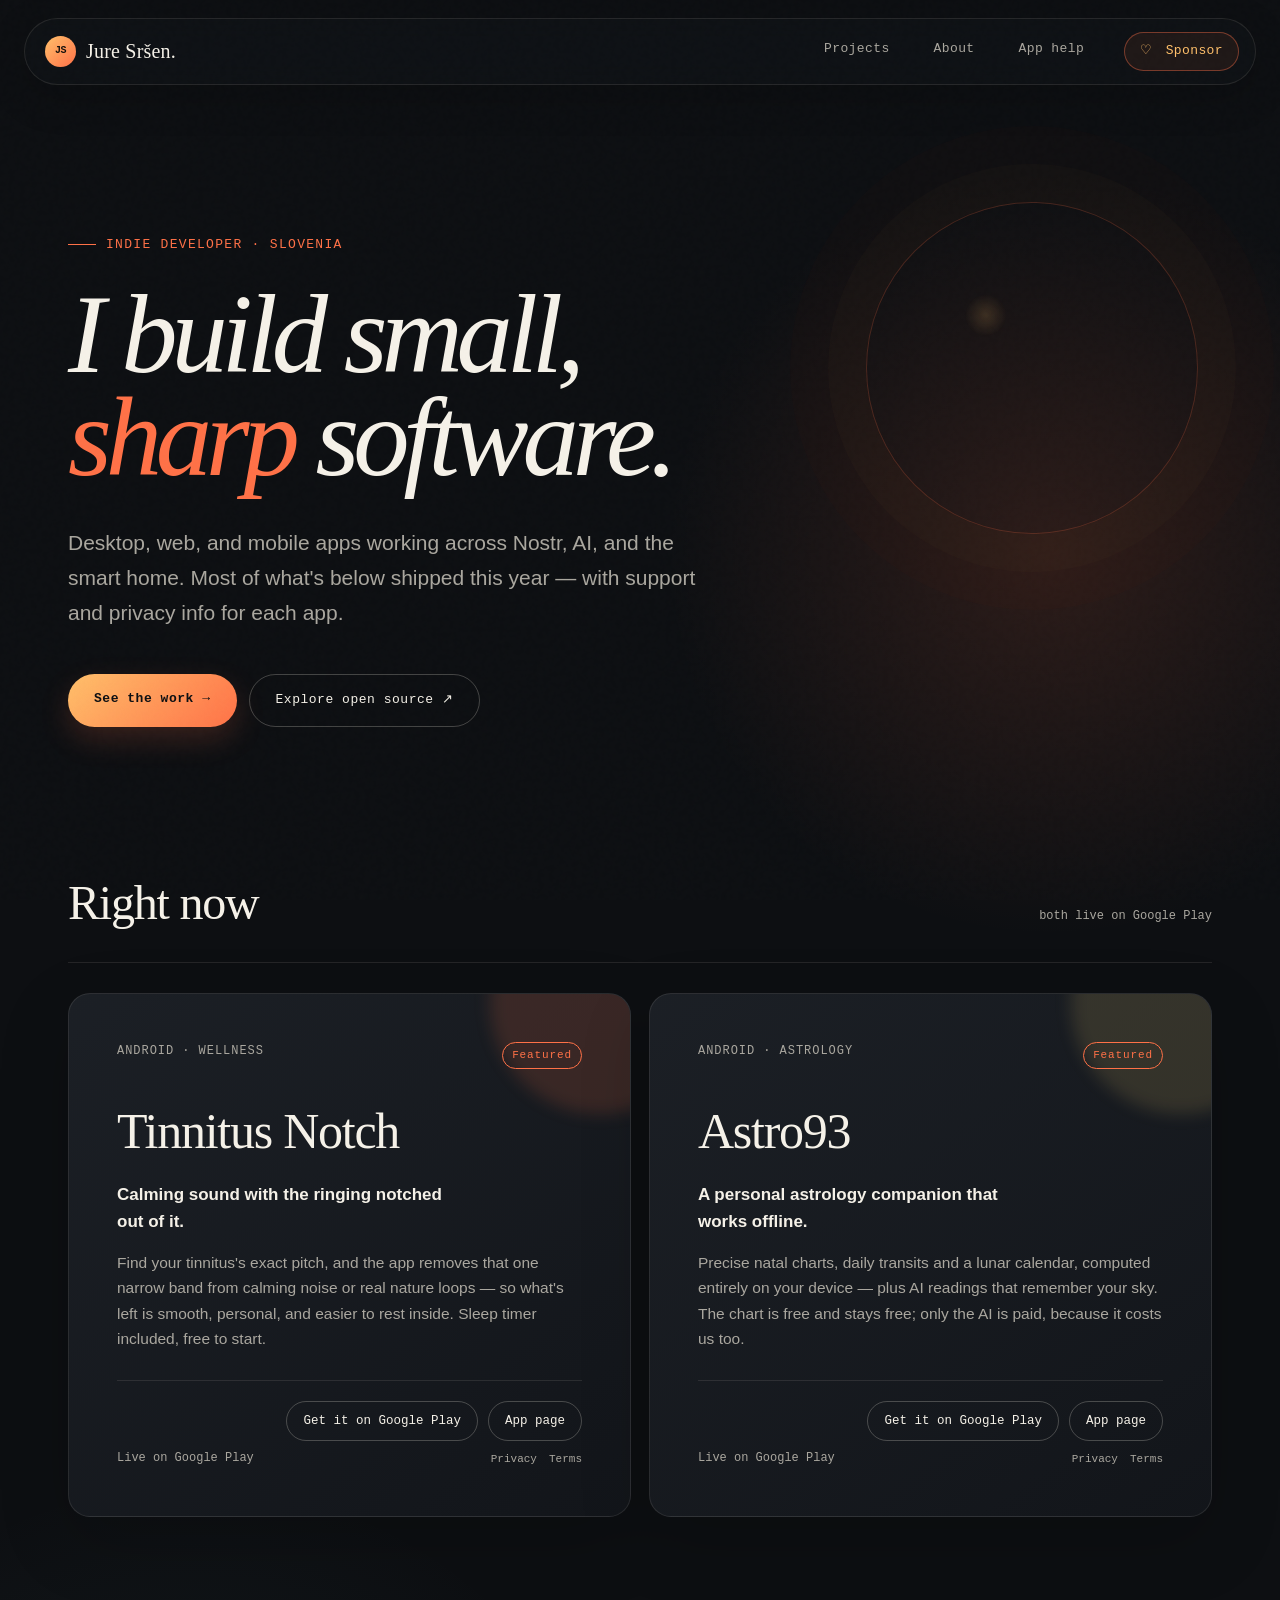
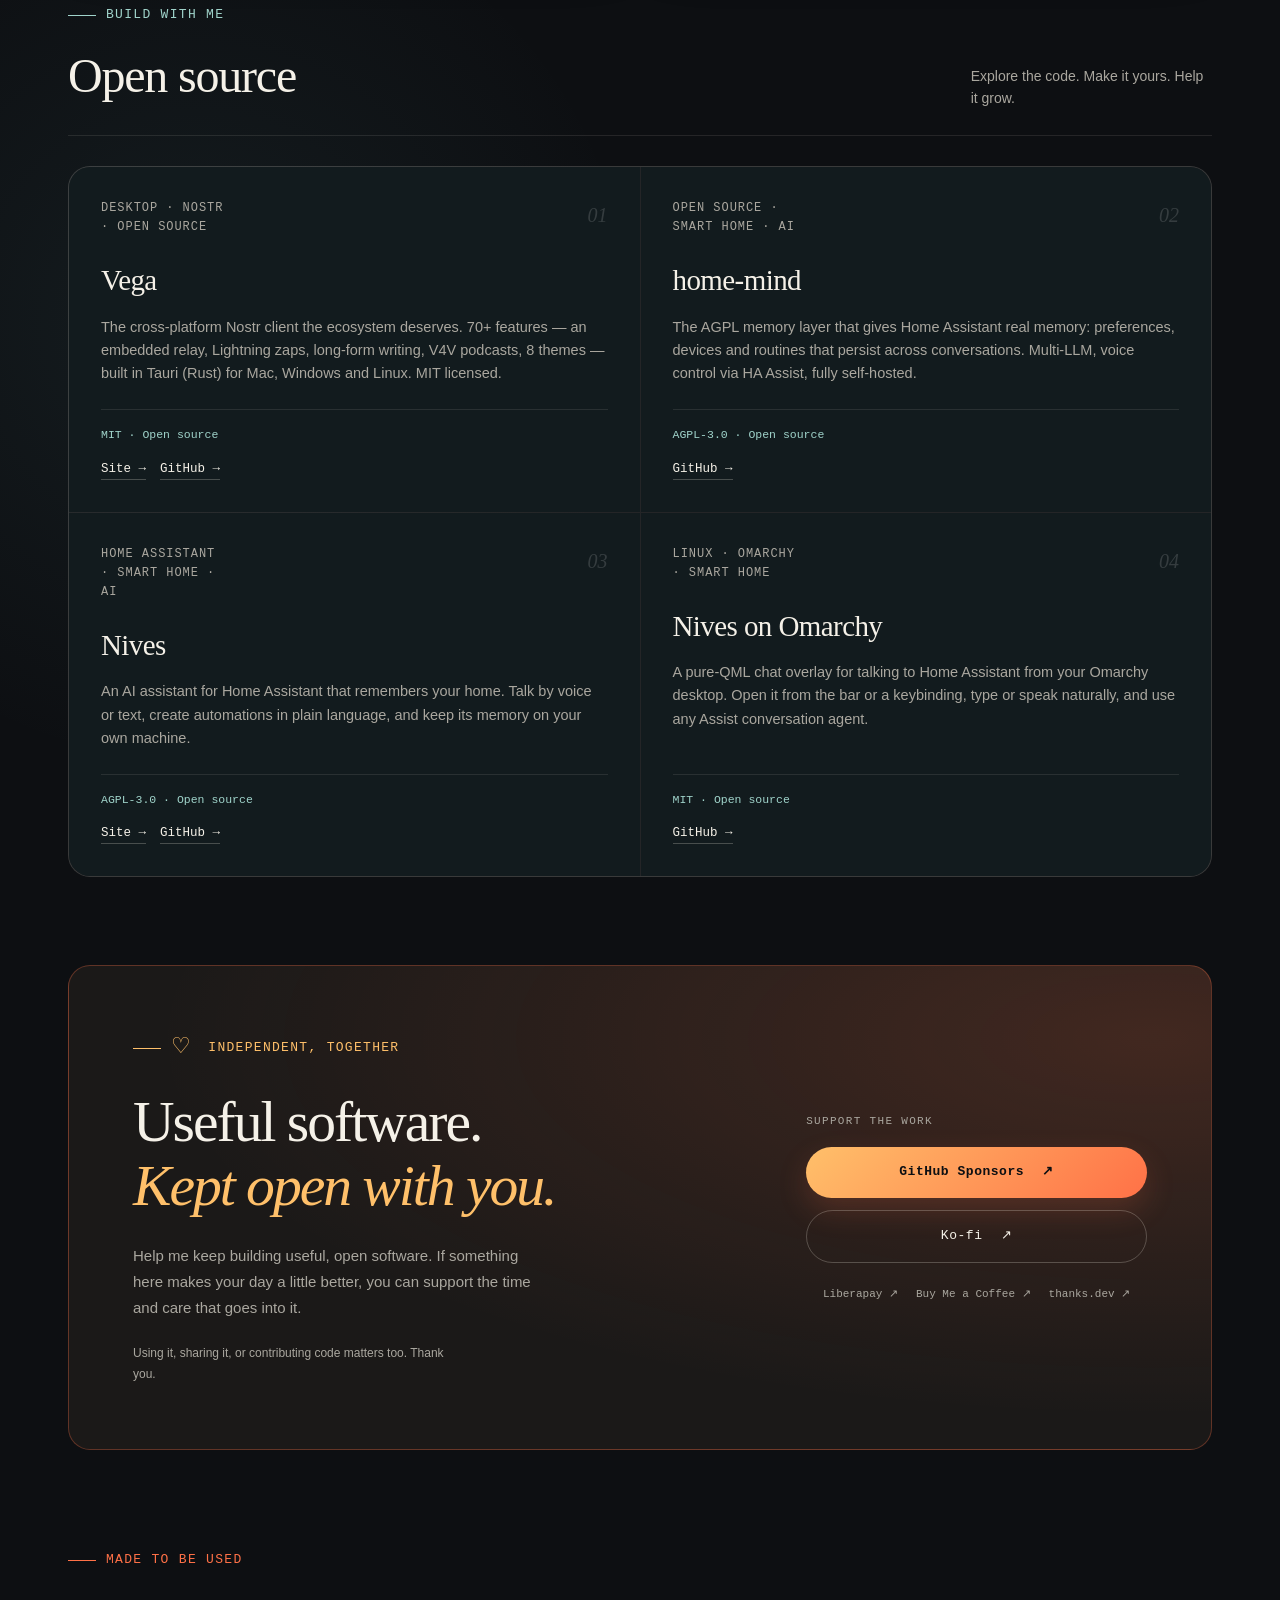
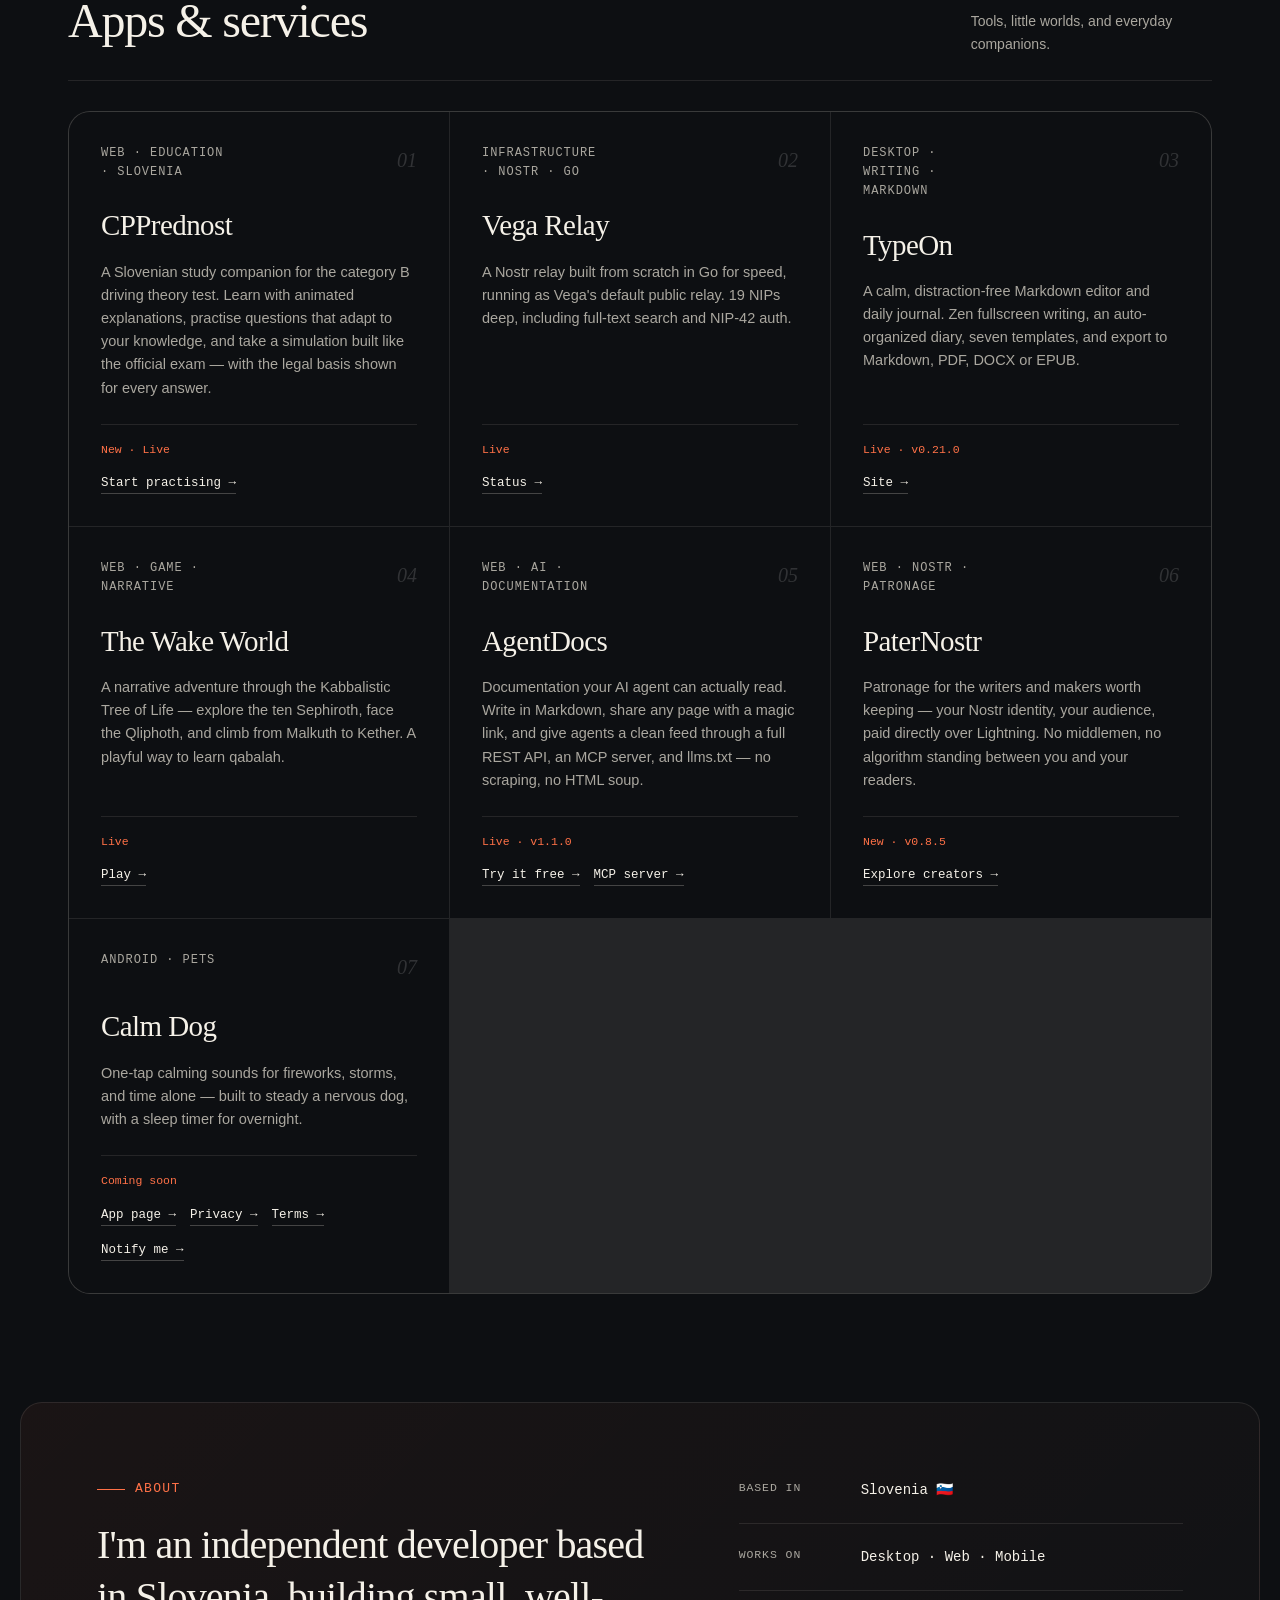
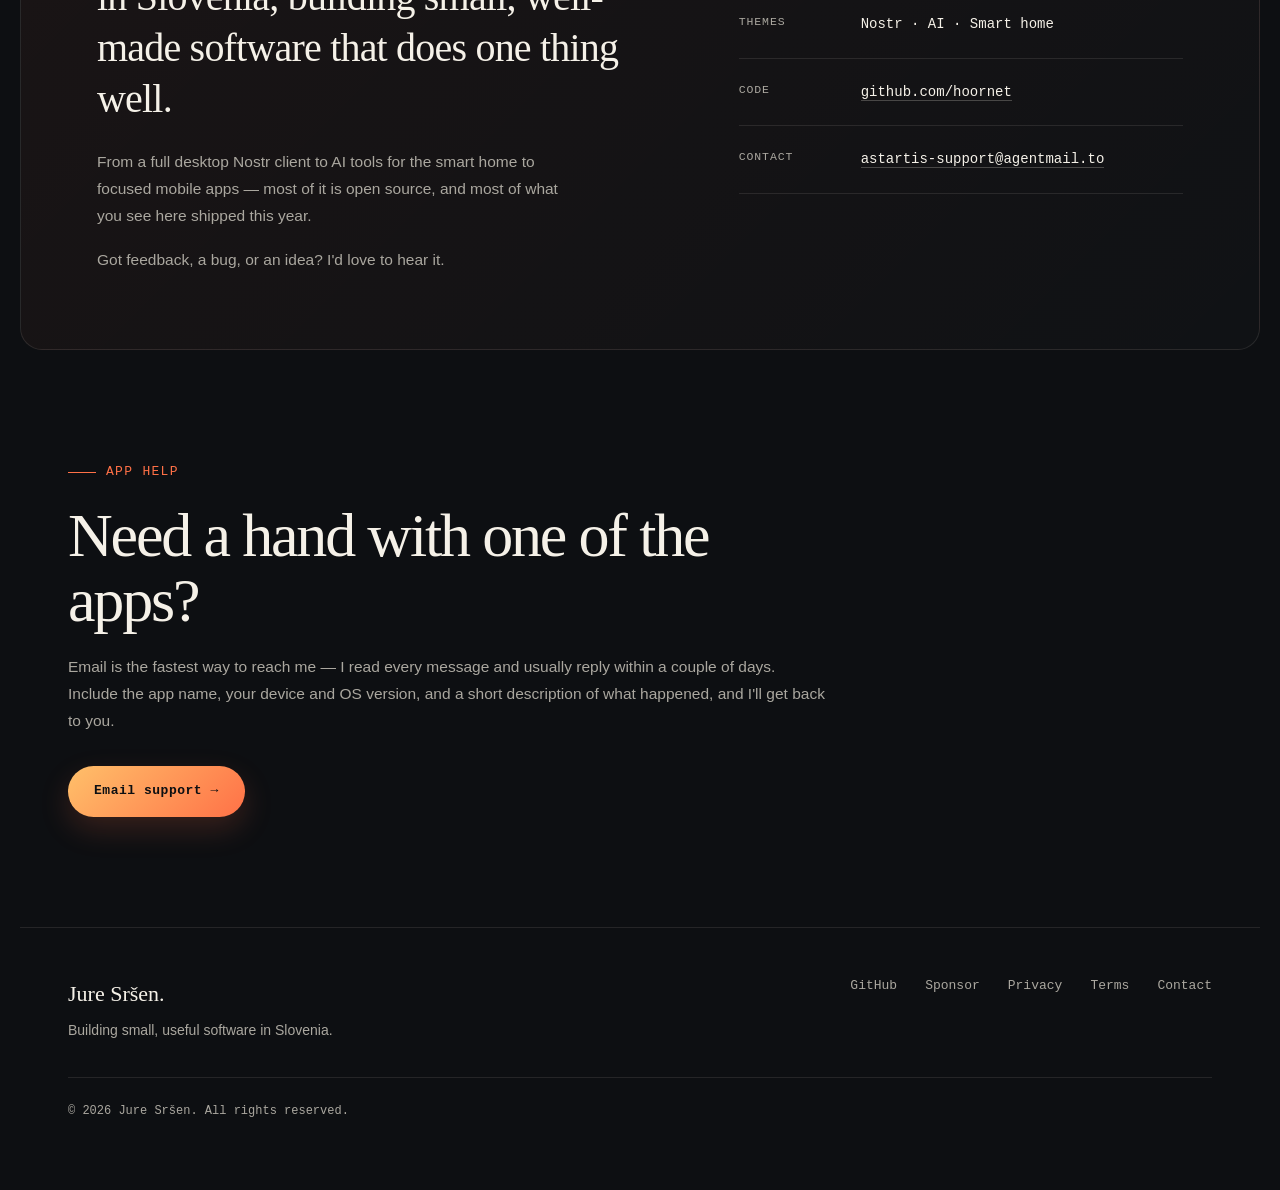
<file: index.html>
<!DOCTYPE html>
<html lang="en">
<head>
<meta charset="utf-8">
<meta http-equiv="Content-Security-Policy" content="default-src 'none'; script-src 'sha256-+NBb4lDaoUsuUagepa6PGt09jQAk//woRbelqjkCkE8='; style-src 'self' 'unsafe-inline' https://fonts.googleapis.com; font-src https://fonts.gstatic.com; img-src 'self' data:; base-uri 'none'; form-action 'none'">
<meta name="viewport" content="width=device-width, initial-scale=1">
<title>Jure Sršen — Indie Developer</title>
<meta name="description" content="Jure Sršen — independent developer from Slovenia building desktop, web, and mobile apps across Nostr, AI, and the smart home. Portfolio, app support, and privacy policies.">
<link rel="canonical" href="https://hoornet.github.io/">
<!-- Social share card (Open Graph + Twitter). Absolute URLs required by scrapers. -->
<meta property="og:type" content="website">
<meta property="og:site_name" content="Jure Sršen">
<meta property="og:url" content="https://hoornet.github.io/">
<meta property="og:title" content="Jure Sršen — I build small, sharp software.">
<meta property="og:description" content="Desktop, web, and mobile apps across Nostr, AI, and the smart home — most of it shipped this year, with support and privacy info for each app.">
<meta property="og:image" content="https://hoornet.github.io/og-image.png">
<meta property="og:image:width" content="1200">
<meta property="og:image:height" content="630">
<meta property="og:image:alt" content="Jure Sršen — I build small, sharp software.">
<meta name="twitter:card" content="summary_large_image">
<meta name="twitter:title" content="Jure Sršen — I build small, sharp software.">
<meta name="twitter:description" content="Desktop, web, and mobile apps across Nostr, AI, and the smart home — most of it shipped this year.">
<meta name="twitter:image" content="https://hoornet.github.io/og-image.png">
<link rel="icon" href="data:image/svg+xml,%3Csvg xmlns='http://www.w3.org/2000/svg' viewBox='0 0 200 200'%3E%3Crect width='200' height='200' fill='%230b0b0c'/%3E%3Ctext x='100' y='122' font-family='Georgia, serif' font-style='italic' font-size='88' fill='%23ff5a1f' text-anchor='middle'%3EJ%3C/text%3E%3C/svg%3E">
<!--
  ============================================================================
  SINGLE-FILE SITE — no build step. Edit text directly in the HTML below.
  • CONTACT: search astartis-support@agentmail.to to change it.
  • PROJECTS: featured cards live in #projects; the numbered grid below it.
  • LEGAL PAGES — every app owns its own, referenced by its Play listing.
      NEVER move or overwrite any of them:
      privacy.html / terms.html            — INDEX pages only; they just link to
        the per-app pages below. Keep app-specific text OUT of them.
      astro93/privacy|terms.html           — Astro93
      calm-dog/privacy|terms.html          — Calm Dog
      tinnitus-notch/privacy|terms.html    — Tinnitus Notch, served by the
        SEPARATE `hoornet/tinnitus-notch` repo, which shadows this one on that
        path. Editing a tinnitus-notch/ folder here would change nothing; edit
        that repo instead. (Check with: gh api repos/OWNER/REPO/pages)
  • The legacy Google Play privacy URL https://DOMAIN/#privacy is preserved by
    the hash-redirect script in this <head> — keep it until the Tinnitus Notch
    Play listing is updated to point at /privacy.html directly.
  ============================================================================
-->
<script>
  // Legacy Play-listing URLs pointed at anchors on the old single-page site.
  (function () {
    var h = location.hash;
    if (h === '#privacy') location.replace('privacy.html');
    else if (h === '#terms') location.replace('terms.html');
  })();
</script>
<link rel="preconnect" href="https://fonts.googleapis.com">
<link rel="preconnect" href="https://fonts.gstatic.com" crossorigin>
<link href="https://fonts.googleapis.com/css2?family=Source+Serif+4:ital,wght@0,400;1,400&family=Fragment+Mono&family=Public+Sans:wght@400;500;600;700&display=swap" rel="stylesheet">
<style>
  :root{
    --bg:#0b0b0c; --surface:#141417;
    --line:rgba(255,255,255,0.09); --line-bright:rgba(255,255,255,0.22);
    --ink:#f3f1ea; --ink-dim:#9a978f; --accent:#ff5a1f;
    --font-display:'Source Serif 4',serif;
    --font-mono:'Fragment Mono',monospace;
    --font-body:'Public Sans',sans-serif;
  }
  html{background:var(--bg);scroll-behavior:smooth}
  body{margin:0;background:var(--bg);color:var(--ink);font-family:var(--font-body);
    -webkit-font-smoothing:antialiased;overflow-x:hidden;line-height:1.6}
  ::selection{background:var(--accent);color:var(--bg)}
  a{text-decoration:none;color:inherit}
  h1,h2,h3{font-family:var(--font-display);font-weight:400}
  .mono{font-family:var(--font-mono)}
  .wrap{max-width:1100px;margin:0 auto;padding-left:48px;padding-right:48px}
  @keyframes fadeUp{from{opacity:0;transform:translateY(14px)}to{opacity:1;transform:translateY(0)}}

  /* NAV */
  .nav{position:sticky;top:0;z-index:50;display:flex;align-items:center;justify-content:space-between;
    padding:22px 48px;background:rgba(11,11,12,0.82);backdrop-filter:blur(10px);border-bottom:1px solid var(--line)}
  .nav .brand{font-family:var(--font-display);font-size:22px;letter-spacing:.2px}
  .nav nav{display:flex;gap:36px;font-family:var(--font-mono);font-size:13px;letter-spacing:.03em;color:var(--ink-dim)}
  .nav nav a:hover{color:var(--ink)}

  /* HERO */
  .hero{padding-top:120px;padding-bottom:96px;animation:fadeUp .7s ease both}
  .kicker{font-family:var(--font-mono);font-size:13px;letter-spacing:.1em;color:var(--accent);
    text-transform:uppercase;margin-bottom:28px}
  .hero h1{font-style:italic;font-size:clamp(44px,6.2vw,84px);line-height:1.05;margin:0 0 32px;max-width:16ch}
  .hero p{font-size:19px;line-height:1.65;color:var(--ink-dim);max-width:52ch;margin:0 0 44px}
  .cta{font-family:var(--font-mono);font-size:13px;letter-spacing:.04em;padding:15px 26px;display:inline-block}
  .cta.primary{background:var(--accent);color:var(--bg);font-weight:600}
  .cta.primary:hover{opacity:.88}
  .cta.ghost{border:1px solid var(--line-bright);color:var(--ink)}
  .cta.ghost:hover{border-color:var(--accent);color:var(--accent)}

  /* SECTION HEADERS */
  .sec-head{display:flex;align-items:baseline;justify-content:space-between;margin-bottom:28px;
    border-bottom:1px solid var(--line);padding-bottom:18px}
  .sec-head h2{font-size:32px;margin:0}
  .sec-head span{font-family:var(--font-mono);font-size:12px;color:var(--ink-dim)}

  /* FEATURED CARDS */
  .featured{display:grid;grid-template-columns:repeat(auto-fit,minmax(360px,1fr));gap:24px;margin-bottom:88px}
  .fcard{background:var(--surface);border:1px solid var(--line);padding:40px;display:flex;flex-direction:column}
  .fcard:hover{border-color:var(--accent)}
  .fcard .top{display:flex;justify-content:space-between;align-items:flex-start;margin-bottom:22px}
  .cat{font-family:var(--font-mono);font-size:12px;letter-spacing:.08em;color:var(--ink-dim);text-transform:uppercase}
  .badge{font-family:var(--font-mono);font-size:11px;letter-spacing:.08em;color:var(--accent);border:1px solid var(--accent);padding:4px 9px}
  .fcard h3{font-size:34px;margin:0 0 10px}
  .fcard .tagline{font-size:17px;color:var(--ink);margin-bottom:14px;font-weight:600}
  .fcard p.desc{font-size:15.5px;line-height:1.65;color:var(--ink-dim);margin:0 0 28px;flex-grow:1}
  .fcard .foot{display:flex;align-items:center;justify-content:space-between;flex-wrap:wrap;gap:16px;
    padding-top:20px;border-top:1px solid var(--line)}
  .status{font-family:var(--font-mono);font-size:12px;color:var(--ink-dim)}
  .btn{font-family:var(--font-mono);font-size:12.5px;padding:9px 16px;border:1px solid var(--line-bright);color:var(--ink)}
  .btn:hover{border-color:var(--accent);color:var(--accent)}

  /* PROJECT GRID */
  .grid{display:grid;grid-template-columns:repeat(auto-fit,minmax(300px,1fr));gap:1px;background:var(--line);border:1px solid var(--line)}
  .gcard{background:var(--bg);padding:32px;display:flex;flex-direction:column;min-height:280px}
  .gcard:hover{background:var(--surface)}
  .gcard .top{display:flex;justify-content:space-between;align-items:flex-start;margin-bottom:20px}
  .gcard .cat{max-width:18ch}
  .gcard .num{font-family:var(--font-display);font-style:italic;font-size:20px;color:var(--line-bright)}
  .gcard h3{font-size:26px;margin:0 0 12px}
  .gcard p{font-size:14.5px;line-height:1.6;color:var(--ink-dim);margin:0 0 24px;flex-grow:1}
  .gcard .foot{display:flex;flex-direction:column;gap:14px;padding-top:16px;border-top:1px solid var(--line)}
  .gcard .status{color:var(--accent);font-size:11.5px}
  .gcard .links{display:flex;gap:14px;flex-wrap:wrap}
  .glink{font-family:var(--font-mono);font-size:12.5px;color:var(--ink);border-bottom:1px solid var(--line-bright)}
  .glink:hover{color:var(--accent);border-color:var(--accent)}

  /* ABOUT */
  .about{display:grid;grid-template-columns:1.3fr 1fr;gap:64px;border-top:1px solid var(--line);
    padding-top:88px;padding-bottom:100px}
  .about .lede{font-family:var(--font-display);font-size:28px;line-height:1.5;color:var(--ink);margin:0 0 24px}
  .about p{font-size:15.5px;line-height:1.75;color:var(--ink-dim);margin:0 0 16px;max-width:56ch}
  .facts{display:flex;flex-direction:column;gap:22px;font-family:var(--font-mono);font-size:14px}
  .fact{border-bottom:1px solid var(--line);padding-bottom:18px}
  .fact .label{color:var(--ink-dim);font-size:11.5px;letter-spacing:.08em;text-transform:uppercase;margin-bottom:8px}

  /* SUPPORT */
  .support{border-top:1px solid var(--line);padding-top:88px;padding-bottom:110px}
  .support .inner{max-width:640px}
  .support h2{font-size:36px;margin:0 0 20px}
  .support p{font-size:15.5px;line-height:1.75;color:var(--ink-dim);margin:0 0 32px}

  /* FOOTER */
  .footer{border-top:1px solid var(--line);padding-top:48px;padding-bottom:48px}
  .footer .row{display:flex;justify-content:space-between;align-items:flex-start;flex-wrap:wrap;gap:32px;margin-bottom:36px}
  .footer .brand{font-family:var(--font-display);font-size:22px;margin-bottom:8px}
  .footer .sub{font-size:14px;color:var(--ink-dim)}
  .footer nav{display:flex;gap:28px;font-family:var(--font-mono);font-size:13px;color:var(--ink-dim);flex-wrap:wrap}
  .footer nav a:hover{color:var(--accent)}
  .footer .legal{font-family:var(--font-mono);font-size:12px;color:var(--ink-dim);border-top:1px solid var(--line);padding-top:24px}

  @media (max-width:760px){
    .wrap{padding-left:24px;padding-right:24px}
    .nav{padding:18px 24px}
    .nav nav{gap:20px}
    .hero{padding-top:80px;padding-bottom:64px}
    .featured{grid-template-columns:1fr}
    .about{grid-template-columns:1fr;gap:40px}
  }
</style>
<link rel="stylesheet" href="assets/refresh.css">
</head>
<body id="top">

  <a class="skip-link" href="#projects">Skip to projects</a>

  <!-- NAV -->
  <header class="nav">
    <a href="#top" class="brand">Jure Sršen.</a>
    <nav>
      <a href="#projects">Projects</a>
      <a href="#about">About</a>
      <a href="#support">App help</a>
      <a href="#sponsor" class="nav-sponsor"><span aria-hidden="true">♡</span> Sponsor</a>
    </nav>
  </header>

  <!-- HERO -->
  <section class="wrap hero">
    <div class="kicker">Indie developer · Slovenia</div>
    <h1>I build small, <em>sharp</em> software.</h1>
    <p>Desktop, web, and mobile apps working across Nostr, AI, and the smart home.
       Most of what's below shipped this year — with support and privacy info for each app.</p>
    <div class="hero-actions">
      <a href="#projects" class="cta primary">See the work →</a>
      <a href="#open-source" class="cta ghost">Explore open source ↗</a>
    </div>
  </section>

  <!-- FEATURED PROJECTS -->
  <section id="projects" class="wrap">
    <div class="sec-head">
      <h2>Right now</h2>
      <span>both live on Google Play</span>
    </div>
    <div class="featured">

      <article class="fcard">
        <div class="top">
          <div class="cat">Android · Wellness</div>
          <div class="badge">Featured</div>
        </div>
        <h3>Tinnitus Notch</h3>
        <div class="tagline">Calming sound with the ringing notched out of it.</div>
        <p class="desc">Find your tinnitus's exact pitch, and the app removes that one narrow band
          from calming noise or real nature loops — so what's left is smooth, personal, and easier to
          rest inside. Sleep timer included, free to start.</p>
        <div class="foot">
          <span class="status">Live on Google Play</span>
          <div class="card-actions">
            <div class="button-row"><a class="btn" href="https://play.google.com/store/apps/details?id=com.hoornet.tinnitus_notch" target="_blank" rel="noopener">Get it on Google Play</a>
            <a class="btn" href="https://hoornet.github.io/tinnitus-notch/">App page</a></div>
            <div class="legal-links"><a href="https://hoornet.github.io/tinnitus-notch/privacy.html">Privacy</a><a href="https://hoornet.github.io/tinnitus-notch/terms.html">Terms</a></div>
          </div>
        </div>
      </article>

      <article class="fcard">
        <div class="top">
          <div class="cat">Android · Astrology</div>
          <div class="badge">Featured</div>
        </div>
        <h3>Astro93</h3>
        <div class="tagline">A personal astrology companion that works offline.</div>
        <p class="desc">Precise natal charts, daily transits and a lunar calendar, computed entirely
          on your device — plus AI readings that remember your sky. The chart is free and stays free;
          only the AI is paid, because it costs us too.</p>
        <div class="foot">
          <span class="status">Live on Google Play</span>
          <div class="card-actions">
            <div class="button-row"><a class="btn" href="https://play.google.com/store/apps/details?id=com.hoornet.astro93" target="_blank" rel="noopener">Get it on Google Play</a>
            <a class="btn" href="astro93/">App page</a></div>
            <div class="legal-links"><a href="astro93/privacy.html">Privacy</a><a href="astro93/terms.html">Terms</a></div>
          </div>
        </div>
      </article>

    </div>
  </section>

  <section id="open-source" class="wrap project-collection open-source" aria-labelledby="open-source-title">
    <div class="sec-head">
      <div><div class="kicker">Build with me</div>
      <h2 id="open-source-title">Open source</h2></div>
      <p>Explore the code. Make it yours. Help it grow.</p>
    </div>
    <div class="grid">
      <article class="gcard">
        <div class="top"><div class="cat">Desktop · Nostr · Open source</div><div class="num">01</div></div>
        <h3>Vega</h3>
        <p>The cross-platform Nostr client the ecosystem deserves. 70+ features — an embedded relay,
           Lightning zaps, long-form writing, V4V podcasts, 8 themes — built in Tauri (Rust) for Mac,
           Windows and Linux. MIT licensed.</p>
        <div class="foot">
          <span class="status mono">MIT · Open source</span>
          <div class="links">
            <a class="glink" href="https://veganostr.com" target="_blank" rel="noopener">Site →</a>
            <a class="glink" href="https://github.com/hoornet/vega" target="_blank" rel="noopener">GitHub →</a>
          </div>
        </div>
      </article>

      <article class="gcard">
        <div class="top"><div class="cat">Open source · Smart home · AI</div><div class="num">02</div></div>
        <h3>home-mind</h3>
        <p>The AGPL memory layer that gives Home Assistant real memory: preferences, devices and
           routines that persist across conversations. Multi-LLM, voice control via HA Assist,
           fully self-hosted.</p>
        <div class="foot">
          <span class="status mono">AGPL-3.0 · Open source</span>
          <div class="links">
            <a class="glink" href="https://github.com/hoornet/home-mind" target="_blank" rel="noopener">GitHub →</a>
          </div>
        </div>
      </article>

      <article class="gcard">
        <div class="top"><div class="cat">Home Assistant · Smart home · AI</div><div class="num">03</div></div>
        <h3>Nives</h3>
        <p>An AI assistant for Home Assistant that remembers your home. Talk by voice or text,
           create automations in plain language, and keep its memory on your own machine.</p>
        <div class="foot">
          <span class="status mono">AGPL-3.0 · Open source</span>
          <div class="links">
            <a class="glink" href="https://nives.house" target="_blank" rel="noopener">Site →</a>
            <a class="glink" href="https://github.com/hoornet/nives" target="_blank" rel="noopener">GitHub →</a>
          </div>
        </div>
      </article>

      <article class="gcard">
        <div class="top"><div class="cat">Linux · Omarchy · Smart home</div><div class="num">04</div></div>
        <h3>Nives on Omarchy</h3>
        <p>A pure-QML chat overlay for talking to Home Assistant from your Omarchy desktop. Open it
           from the bar or a keybinding, type or speak naturally, and use any Assist conversation agent.</p>
        <div class="foot">
          <span class="status mono">MIT · Open source</span>
          <div class="links">
            <a class="glink" href="https://github.com/hoornet/nives-omarchy" target="_blank" rel="noopener">GitHub →</a>
          </div>
        </div>
      </article>
    </div>
  </section>

  <section id="sponsor" class="wrap sponsor" aria-labelledby="sponsor-title">
    <div class="sponsor-panel">
      <div class="sponsor-copy">
        <div class="kicker"><span aria-hidden="true">♡</span> Independent, together</div>
        <h2 id="sponsor-title">Useful software.<br><em>Kept open with you.</em></h2>
        <p>Help me keep building useful, open software. If something here makes your day
          a little better, you can support the time and care that goes into it.</p>
        <p class="sponsor-note">Using it, sharing it, or contributing code matters too. Thank you.</p>
      </div>
      <div class="sponsor-options">
        <span class="sponsor-label">Support the work</span>
        <!-- funding-links:start -->
        <a class="cta primary" href="https://github.com/sponsors/hoornet" target="_blank" rel="noopener noreferrer">GitHub Sponsors <span aria-hidden="true">↗</span></a>
        <a class="cta ghost" href="https://ko-fi.com/jure" target="_blank" rel="noopener noreferrer">Ko-fi <span aria-hidden="true">↗</span></a>
        <div class="funding-alternatives" aria-label="More ways to contribute">
          <a class="funding-link" href="https://liberapay.com/hoornet" target="_blank" rel="noopener noreferrer">Liberapay <span aria-hidden="true">↗</span></a>
          <a class="funding-link" href="https://buymeacoffee.com/hoornet" target="_blank" rel="noopener noreferrer">Buy Me a Coffee <span aria-hidden="true">↗</span></a>
          <a class="funding-link" href="https://thanks.dev/u/gh/hoornet" target="_blank" rel="noopener noreferrer">thanks.dev <span aria-hidden="true">↗</span></a>
        </div>
        <!-- funding-links:end -->
      </div>
    </div>
  </section>

  <section id="apps" class="wrap project-collection " aria-labelledby="apps-title">
    <div class="sec-head">
      <div><div class="kicker">Made to be used</div>
      <h2 id="apps-title">Apps &amp; services</h2></div>
      <p>Tools, little worlds, and everyday companions.</p>
    </div>
    <div class="grid">
      <article class="gcard">
        <div class="top"><div class="cat">Web · Education · Slovenia</div><div class="num">01</div></div>
        <h3>CPPrednost</h3>
        <p>A Slovenian study companion for the category B driving theory test. Learn with animated
           explanations, practise questions that adapt to your knowledge, and take a simulation built
           like the official exam — with the legal basis shown for every answer.</p>
        <div class="foot">
          <span class="status mono">New · Live</span>
          <div class="links">
            <a class="glink" href="https://cpprednost.si" target="_blank" rel="noopener">Start practising →</a>
          </div>
        </div>
      </article>

      <article class="gcard">
        <div class="top"><div class="cat">Infrastructure · Nostr · Go</div><div class="num">02</div></div>
        <h3>Vega Relay</h3>
        <p>A Nostr relay built from scratch in Go for speed, running as Vega's default public relay.
           19 NIPs deep, including full-text search and NIP-42 auth.</p>
        <div class="foot">
          <span class="status mono">Live</span>
          <div class="links">
            <a class="glink" href="https://relay2.veganostr.com" target="_blank" rel="noopener">Status →</a>
          </div>
        </div>
      </article>

      <article class="gcard">
        <div class="top"><div class="cat">Desktop · Writing · Markdown</div><div class="num">03</div></div>
        <h3>TypeOn</h3>
        <p>A calm, distraction-free Markdown editor and daily journal. Zen fullscreen writing, an
           auto-organized diary, seven templates, and export to Markdown, PDF, DOCX or EPUB.</p>
        <div class="foot">
          <span class="status mono">Live · v0.21.0</span>
          <div class="links">
            <a class="glink" href="https://typeon.eu" target="_blank" rel="noopener">Site →</a>
          </div>
        </div>
      </article>

      <article class="gcard">
        <div class="top"><div class="cat">Web · Game · Narrative</div><div class="num">04</div></div>
        <h3>The Wake World</h3>
        <p>A narrative adventure through the Kabbalistic Tree of Life — explore the ten Sephiroth,
           face the Qliphoth, and climb from Malkuth to Kether. A playful way to learn qabalah.</p>
        <div class="foot">
          <span class="status mono">Live</span>
          <div class="links">
            <a class="glink" href="https://the-wake-world-game.netlify.app" target="_blank" rel="noopener">Play →</a>
          </div>
        </div>
      </article>

      <article class="gcard">
        <div class="top"><div class="cat">Web · AI · Documentation</div><div class="num">05</div></div>
        <h3>AgentDocs</h3>
        <p>Documentation your AI agent can actually read. Write in Markdown, share any page with a
           magic link, and give agents a clean feed through a full REST API, an MCP server, and
           llms.txt — no scraping, no HTML soup.</p>
        <div class="foot">
          <span class="status mono">Live · v1.1.0</span>
          <div class="links">
            <a class="glink" href="https://agentdocs.eu" target="_blank" rel="noopener">Try it free →</a>
            <a class="glink" href="https://www.npmjs.com/package/agentdocs-mcp" target="_blank" rel="noopener">MCP server →</a>
          </div>
        </div>
      </article>

      <article class="gcard">
        <div class="top"><div class="cat">Web · Nostr · Patronage</div><div class="num">06</div></div>
        <h3>PaterNostr</h3>
        <p>Patronage for the writers and makers worth keeping — your Nostr identity, your audience,
           paid directly over Lightning. No middlemen, no algorithm standing between you and your
           readers.</p>
        <div class="foot">
          <span class="status mono">New · v0.8.5</span>
          <div class="links">
            <a class="glink" href="https://paternostr.cc" target="_blank" rel="noopener">Explore creators →</a>
          </div>
        </div>
      </article>

      <article class="gcard">
        <div class="top"><div class="cat">Android · Pets</div><div class="num">07</div></div>
        <h3>Calm Dog</h3>
        <p>One-tap calming sounds for fireworks, storms, and time alone — built to steady a nervous
           dog, with a sleep timer for overnight.</p>
        <div class="foot">
          <span class="status mono">Coming soon</span>
          <div class="links">
            <a class="glink" href="calm-dog/">App page →</a>
            <a class="glink" href="calm-dog/privacy.html">Privacy →</a>
            <a class="glink" href="calm-dog/terms.html">Terms →</a>
            <a class="glink" href="mailto:astartis-support@agentmail.to?subject=Notify%20me%20-%20Calm%20Dog">Notify me →</a>
          </div>
        </div>
      </article>
    </div>
  </section>

  <!-- ABOUT -->
  <section id="about" class="wrap about">
    <div>
      <div class="kicker" style="margin-bottom:20px">About</div>
      <p class="lede">I'm an independent developer based in Slovenia, building small, well-made
         software that does one thing well.</p>
      <p>From a full desktop Nostr client to AI tools for the smart home to focused mobile apps —
         most of it is open source, and most of what you see here shipped this year.</p>
      <p style="margin:0">Got feedback, a bug, or an idea? I'd love to hear it.</p>
    </div>
    <div class="facts">
      <div class="fact"><div class="label">Based in</div><div>Slovenia 🇸🇮</div></div>
      <div class="fact"><div class="label">Works on</div><div>Desktop · Web · Mobile</div></div>
      <div class="fact"><div class="label">Themes</div><div>Nostr · AI · Smart home</div></div>
      <div class="fact"><div class="label">Code</div><div><a href="https://github.com/hoornet" target="_blank" rel="noopener" style="border-bottom:1px solid var(--line-bright)">github.com/hoornet</a></div></div>
      <div class="fact"><div class="label">Contact</div><div><a href="mailto:astartis-support@agentmail.to" style="border-bottom:1px solid var(--line-bright)">astartis-support@agentmail.to</a></div></div>
    </div>
  </section>

  <!-- SUPPORT -->
  <section id="support" class="wrap support">
    <div class="inner">
      <div class="kicker" style="margin-bottom:20px">App help</div>
      <h2>Need a hand with one of the apps?</h2>
      <p>Email is the fastest way to reach me — I read every message and usually reply within a
         couple of days. Include the app name, your device and OS version, and a short description
         of what happened, and I'll get back to you.</p>
      <a href="mailto:astartis-support@agentmail.to?subject=App%20support" class="cta primary">Email support →</a>
    </div>
  </section>

  <!-- FOOTER -->
  <footer class="wrap footer">
    <div class="row">
      <div>
        <div class="brand">Jure Sršen.</div>
        <div class="sub">Building small, useful software in Slovenia.</div>
      </div>
      <nav>
        <a href="https://github.com/hoornet" target="_blank" rel="noopener">GitHub</a>
        <a href="#sponsor">Sponsor</a>
        <a href="privacy.html">Privacy</a>
        <a href="terms.html">Terms</a>
        <a href="mailto:astartis-support@agentmail.to">Contact</a>
      </nav>
    </div>
    <div class="legal">© 2026 Jure Sršen. All rights reserved.</div>
  </footer>

</body>
</html>
</file>
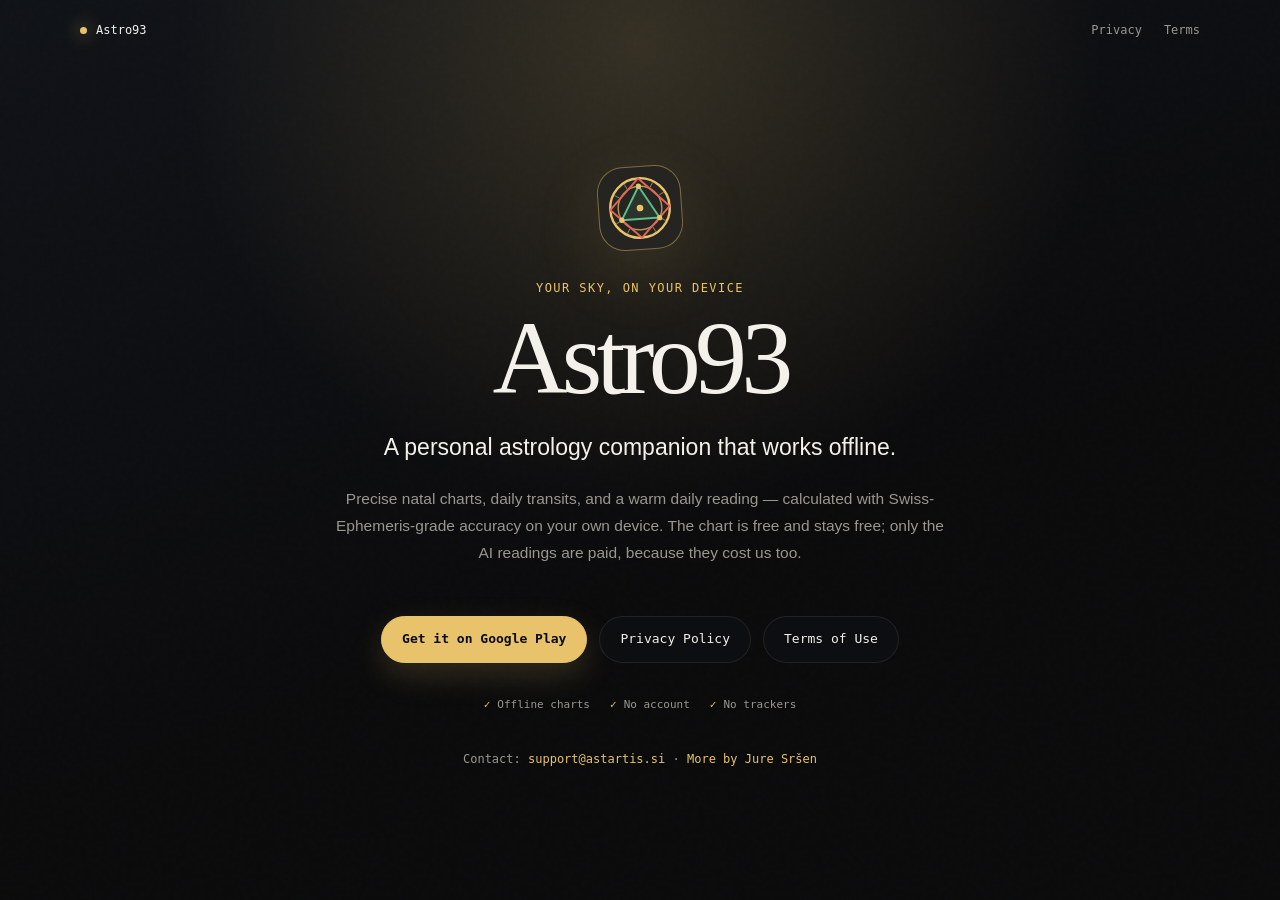
<file: astro93/index.html>
<!doctype html>
<html lang="en">
<head>
<meta charset="utf-8" />
<meta http-equiv="Content-Security-Policy" content="default-src 'none'; script-src 'none'; style-src 'self' 'unsafe-inline' https://fonts.googleapis.com; font-src https://fonts.gstatic.com; img-src 'self' data:; base-uri 'none'; form-action 'none'">
<meta name="viewport" content="width=device-width, initial-scale=1" />
<link rel="icon" href="icon.svg" type="image/svg+xml" />
<title>Astro93</title>
<meta name="description" content="Astro93 — a personal astrology companion. Precise natal charts, daily transits, and a warm daily reading, computed on your device.">
<link rel="preconnect" href="https://fonts.googleapis.com">
<link rel="preconnect" href="https://fonts.gstatic.com" crossorigin>
<link href="https://fonts.googleapis.com/css2?family=Source+Serif+4:ital,wght@0,400;1,400&family=Fragment+Mono&family=Public+Sans:wght@400;500;600;700&display=swap" rel="stylesheet">
<style>
  :root{
    --bg:#0b0b0c; --surface:#141417;
    --line:rgba(255,255,255,0.09);
    --ink:#f3f1ea; --ink-dim:#9a978f; --accent:#E8C36B;
    --font-display:'Source Serif 4',serif;
    --font-mono:'Fragment Mono',monospace;
    --font-body:'Public Sans',sans-serif;
    color-scheme:dark;
  }
  html{background:var(--bg)}
  body{margin:0;min-height:100vh;display:grid;place-items:center;background:var(--bg);
    color:var(--ink);font-family:var(--font-body);-webkit-font-smoothing:antialiased;line-height:1.6}
  ::selection{background:var(--accent);color:var(--bg)}
  a{text-decoration:none;color:inherit}
  .card{max-width:620px;margin:0 auto;padding:64px 24px;text-align:center}
  .logo{width:56px;height:56px;color:var(--accent)}
  h1{font-family:var(--font-display);font-weight:400;font-size:44px;margin:18px 0 8px}
  .tagline{font-size:17px;color:var(--ink);margin:0 0 14px}
  p{font-size:15.5px;line-height:1.75;color:var(--ink-dim);margin:0 0 14px}
  .links{margin-top:30px;display:flex;gap:12px;justify-content:center;flex-wrap:wrap}
  .links a{font-family:var(--font-mono);font-size:13px;color:var(--ink);border:1px solid var(--line);
    padding:10px 18px;border-radius:999px}
  .links a:hover{border-color:var(--accent);color:var(--accent)}
  .links a.primary{background:var(--accent);color:var(--bg);border-color:var(--accent);font-weight:600}
  .note{margin-top:32px;font-family:var(--font-mono);font-size:12px;color:var(--ink-dim)}
  .note a{color:var(--accent)}
  @media (max-width:640px){h1{font-size:34px}.card{padding:48px 20px}}
</style>
<link rel="stylesheet" href="../assets/app-refresh.css">
</head>
<body>
  <nav class="app-nav shell" aria-label="Astro93 navigation">
    <a class="app-brand" href="../index.html">Astro93</a>
    <div class="nav-legal"><a href="privacy.html">Privacy</a><a href="terms.html">Terms</a></div>
  </nav>
  <div class="card">
    <div class="logo-wrap">
      <svg class="logo" viewBox="60.5 60.5 391 391" style="width:62px;height:62px" aria-hidden="true"><circle cx="256" cy="256" r="188.0" fill="none" stroke="#E8C36B" stroke-opacity="1.0" stroke-width="15"/><circle cx="256" cy="256" r="137.6" fill="none" stroke="#E8C36B" stroke-opacity="0.7" stroke-width="9"/><line x1="329.8" y1="128.2" x2="344.5" y2="102.7" stroke="#E8C36B" stroke-opacity="0.5" stroke-width="7" stroke-linecap="round"/><line x1="383.8" y1="182.2" x2="409.3" y2="167.5" stroke="#E8C36B" stroke-opacity="0.5" stroke-width="7" stroke-linecap="round"/><line x1="383.8" y1="329.8" x2="409.3" y2="344.5" stroke="#E8C36B" stroke-opacity="0.5" stroke-width="7" stroke-linecap="round"/><line x1="329.8" y1="383.8" x2="344.5" y2="409.3" stroke="#E8C36B" stroke-opacity="0.5" stroke-width="7" stroke-linecap="round"/><line x1="182.2" y1="383.8" x2="167.5" y2="409.3" stroke="#E8C36B" stroke-opacity="0.5" stroke-width="7" stroke-linecap="round"/><line x1="128.2" y1="329.8" x2="102.7" y2="344.5" stroke="#E8C36B" stroke-opacity="0.5" stroke-width="7" stroke-linecap="round"/><line x1="128.2" y1="182.2" x2="102.7" y2="167.5" stroke="#E8C36B" stroke-opacity="0.5" stroke-width="7" stroke-linecap="round"/><line x1="182.2" y1="128.2" x2="167.5" y2="102.7" stroke="#E8C36B" stroke-opacity="0.5" stroke-width="7" stroke-linecap="round"/><polygon points="256.0,68.0 444.0,256.0 256.0,444.0 68.0,256.0" fill="#E0645C" fill-opacity="0.0" stroke="#E0645C" stroke-width="12" stroke-linejoin="round"/><polygon points="256.0,118.4 375.2,324.8 136.8,324.8" fill="#5BC08A" fill-opacity="0.1" stroke="#5BC08A" stroke-width="12" stroke-linejoin="round"/><circle cx="256.0" cy="118.4" r="17" fill="#E8C36B"/><circle cx="375.2" cy="324.8" r="17" fill="#E8C36B"/><circle cx="136.8" cy="324.8" r="17" fill="#E8C36B"/><circle cx="256.0" cy="256.0" r="21" fill="#E8C36B"/></svg>
    </div>
    <p class="eyebrow">Your sky, on your device</p>
    <h1>Astro93</h1>
    <p class="tagline">A personal astrology companion that works offline.</p>
    <p class="description">Precise natal charts, daily transits, and a warm daily reading — calculated with
      Swiss-Ephemeris-grade accuracy on your own device. The chart is free and stays free;
      only the AI readings are paid, because they cost us too.</p>
    <div class="links">
      <a class="primary" href="https://play.google.com/store/apps/details?id=com.hoornet.astro93" target="_blank" rel="noopener">Get it on Google Play</a>
      <a href="privacy.html">Privacy Policy</a>
      <a href="terms.html">Terms of Use</a>
    </div>
    <ul class="trust" aria-label="App highlights"><li>Offline charts</li><li>No account</li><li>No trackers</li></ul>
    <p class="note">Contact: <a href="mailto:support@astartis.si">support@astartis.si</a>
      · <a href="../index.html">More by Jure Sršen</a></p>
  </div>
</body>
</html>
</file>
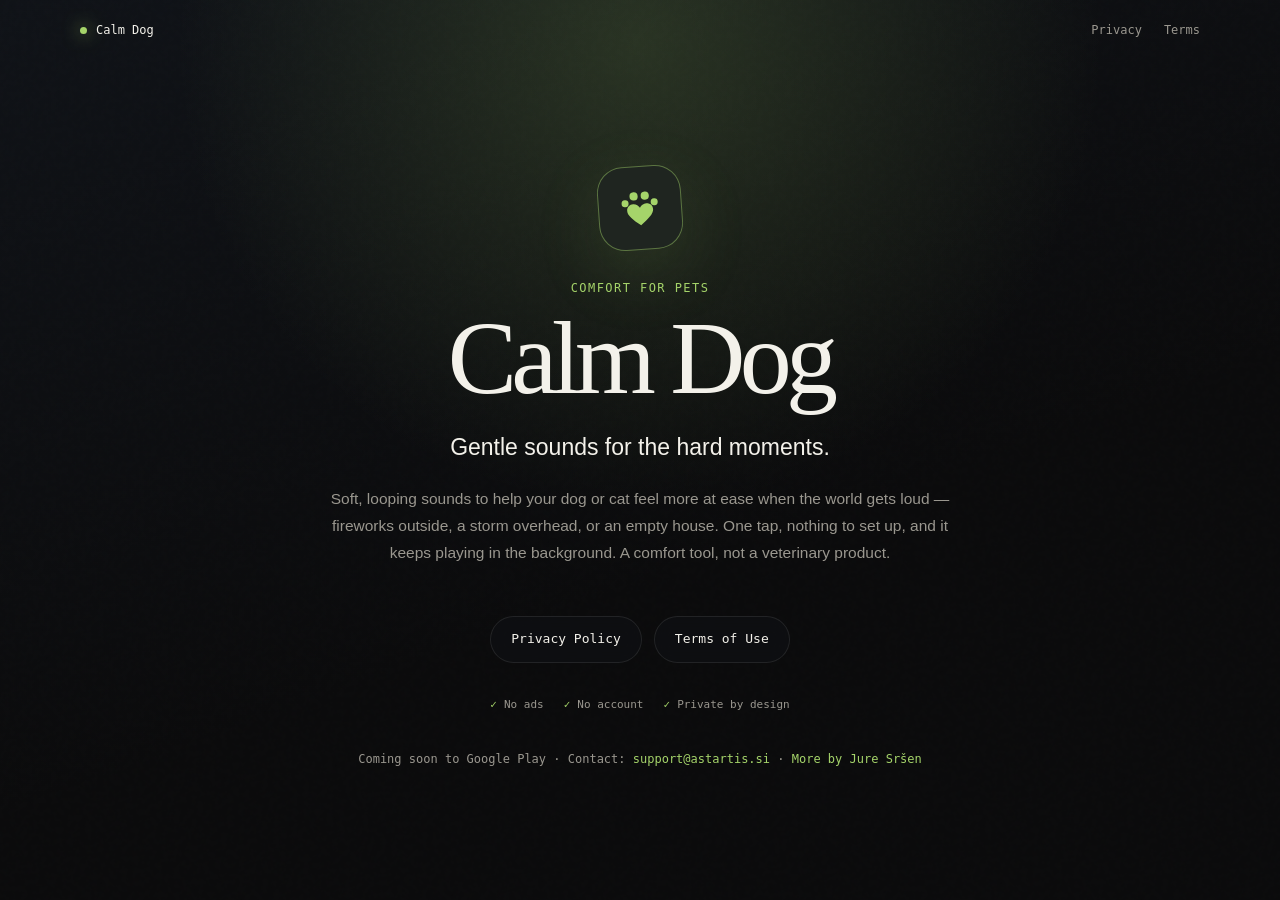
<file: calm-dog/index.html>
<!doctype html>
<html lang="en">
<head>
<meta charset="utf-8" />
<meta http-equiv="Content-Security-Policy" content="default-src 'none'; script-src 'none'; style-src 'self' 'unsafe-inline' https://fonts.googleapis.com; font-src https://fonts.gstatic.com; img-src 'self' data:; base-uri 'none'; form-action 'none'">
<meta name="viewport" content="width=device-width, initial-scale=1" />
<title>Calm Dog</title>
<meta name="description" content="Calm Dog — gentle looping sounds to help your dog or cat settle during fireworks, storms, or time alone.">
<link rel="preconnect" href="https://fonts.googleapis.com">
<link rel="preconnect" href="https://fonts.gstatic.com" crossorigin>
<link href="https://fonts.googleapis.com/css2?family=Source+Serif+4:ital,wght@0,400;1,400&family=Fragment+Mono&family=Public+Sans:wght@400;500;600;700&display=swap" rel="stylesheet">
<style>
  :root{
    --bg:#0b0b0c; --surface:#141417;
    --line:rgba(255,255,255,0.09);
    --ink:#f3f1ea; --ink-dim:#9a978f; --accent:#A5D46A;
    --font-display:'Source Serif 4',serif;
    --font-mono:'Fragment Mono',monospace;
    --font-body:'Public Sans',sans-serif;
    color-scheme:dark;
  }
  html{background:var(--bg)}
  body{margin:0;min-height:100vh;display:grid;place-items:center;background:var(--bg);
    color:var(--ink);font-family:var(--font-body);-webkit-font-smoothing:antialiased;line-height:1.6}
  ::selection{background:var(--accent);color:var(--bg)}
  a{text-decoration:none;color:inherit}
  .card{max-width:620px;margin:0 auto;padding:64px 24px;text-align:center}
  .logo{width:56px;height:56px;color:var(--accent)}
  h1{font-family:var(--font-display);font-weight:400;font-size:44px;margin:18px 0 8px}
  .tagline{font-size:17px;color:var(--ink);margin:0 0 14px}
  p{font-size:15.5px;line-height:1.75;color:var(--ink-dim);margin:0 0 14px}
  .links{margin-top:30px;display:flex;gap:12px;justify-content:center;flex-wrap:wrap}
  .links a{font-family:var(--font-mono);font-size:13px;color:var(--ink);border:1px solid var(--line);
    padding:10px 18px;border-radius:999px}
  .links a:hover{border-color:var(--accent);color:var(--accent)}
  .note{margin-top:32px;font-family:var(--font-mono);font-size:12px;color:var(--ink-dim)}
  .note a{color:var(--accent)}
  @media (max-width:640px){h1{font-size:34px}.card{padding:48px 20px}}
</style>
<link rel="stylesheet" href="../assets/app-refresh.css">
</head>
<body>
  <nav class="app-nav shell" aria-label="Calm Dog navigation">
    <a class="app-brand" href="../index.html">Calm Dog</a>
    <div class="nav-legal"><a href="privacy.html">Privacy</a><a href="terms.html">Terms</a></div>
  </nav>
  <div class="card">
    <div class="logo-wrap">
      <svg class="logo" viewBox="0 0 24 24" fill="currentColor" aria-hidden="true">
        <circle cx="9.2" cy="6" r="2.05" />
        <circle cx="14.8" cy="6" r="2.05" />
        <circle cx="4.7" cy="9.4" r="1.75" />
        <circle cx="19.3" cy="9.4" r="1.75" />
        <path d="M12 20.6c-4-3-6.5-5.3-6.5-7.6 0-1.9 1.5-3.1 3.2-3.1 1.4 0 2.7.9 3.3 2 .6-1.1 1.9-2 3.3-2 1.7 0 3.2 1.2 3.2 3.1 0 2.3-2.5 4.6-6.5 7.6z" />
      </svg>
    </div>
    <p class="eyebrow">Comfort for pets</p>
    <h1>Calm Dog</h1>
    <p class="tagline">Gentle sounds for the hard moments.</p>
    <p class="description">Soft, looping sounds to help your dog or cat feel more at ease when the world gets loud —
      fireworks outside, a storm overhead, or an empty house. One tap, nothing to set up, and it
      keeps playing in the background. A comfort tool, not a veterinary product.</p>
    <div class="links">
      <a href="privacy.html">Privacy Policy</a>
      <a href="terms.html">Terms of Use</a>
    </div>
    <ul class="trust" aria-label="App highlights"><li>No ads</li><li>No account</li><li>Private by design</li></ul>
    <p class="note">Coming soon to Google Play · Contact:
      <a href="mailto:support@astartis.si">support@astartis.si</a>
      · <a href="../index.html">More by Jure Sršen</a></p>
  </div>
</body>
</html>
</file>
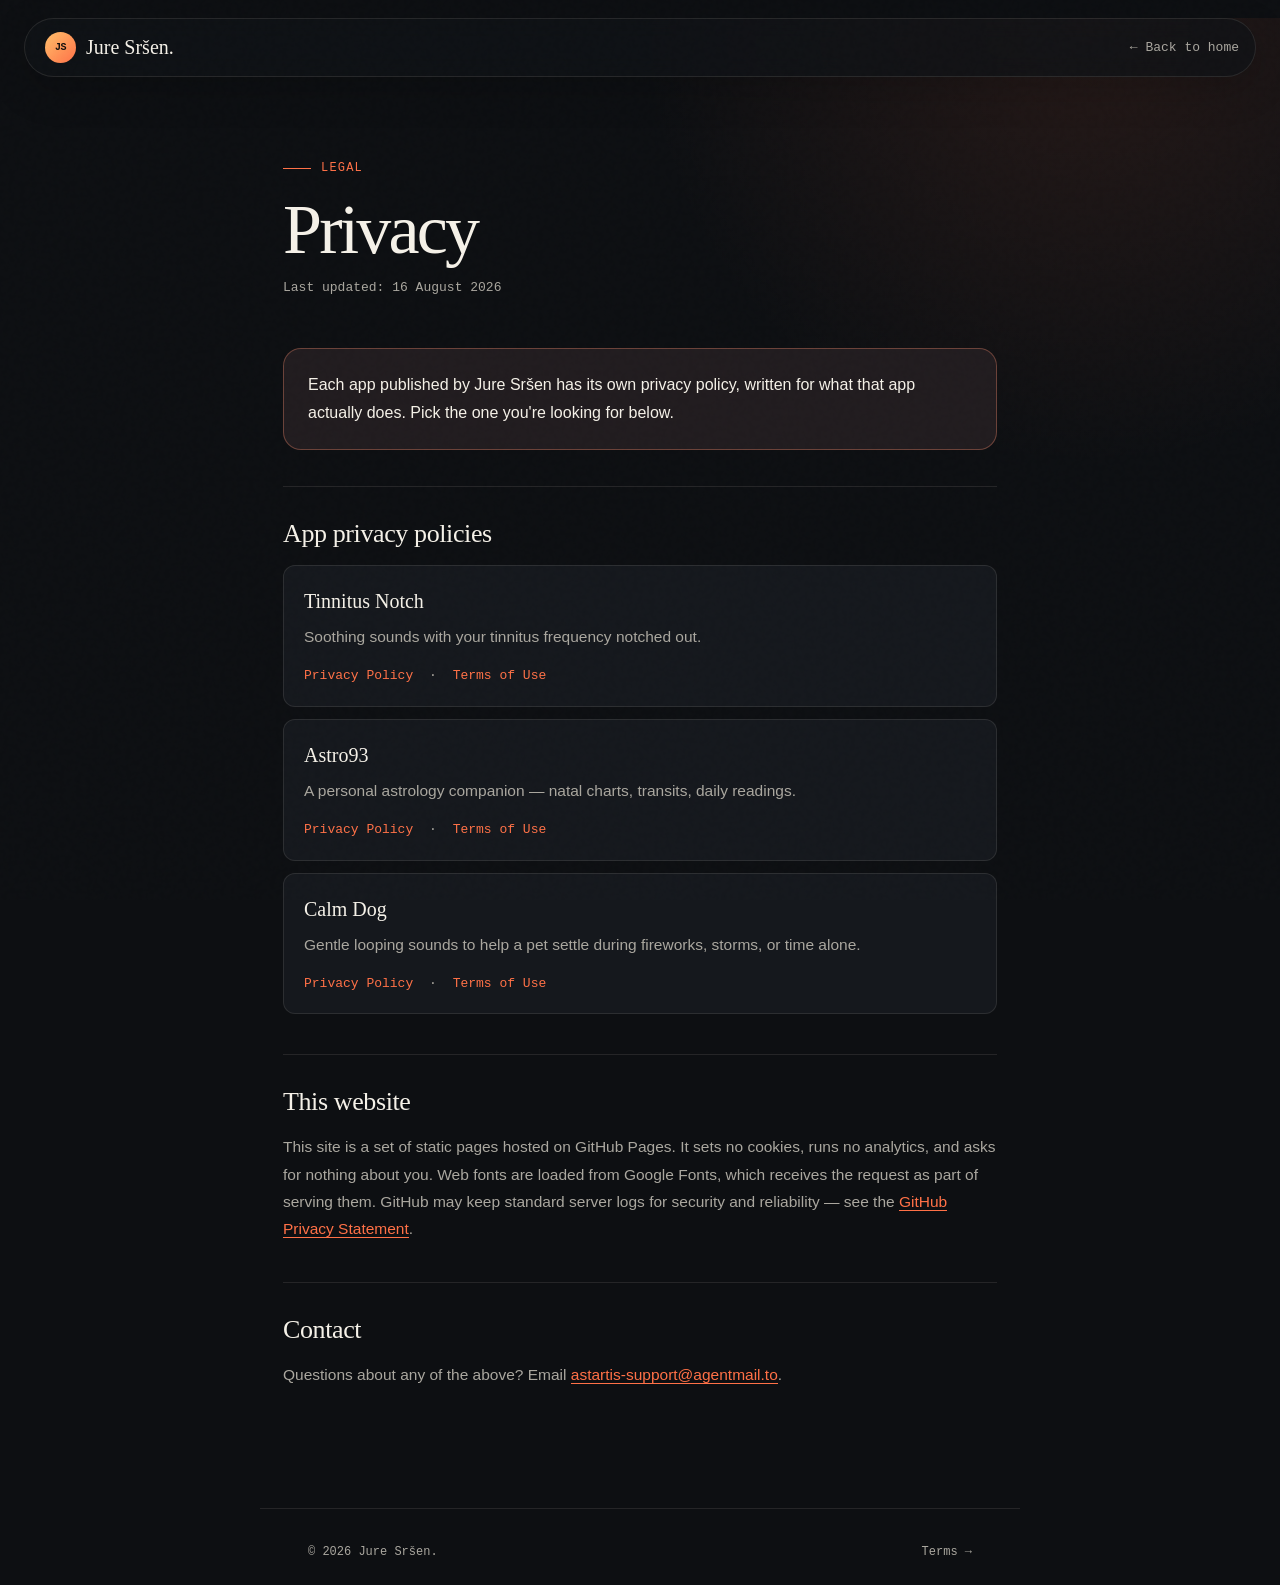
<file: privacy.html>
<!DOCTYPE html>
<html lang="en">
<head>
<meta charset="utf-8">
<meta http-equiv="Content-Security-Policy" content="default-src 'none'; script-src 'none'; style-src 'self' 'unsafe-inline' https://fonts.googleapis.com; font-src https://fonts.gstatic.com; img-src 'self' data:; base-uri 'none'; form-action 'none'">
<meta name="viewport" content="width=device-width, initial-scale=1">
<title>Privacy — Jure Sršen</title>
<meta name="description" content="Where to find the privacy policy for each app published by Jure Sršen: Tinnitus Notch, Astro93, and Calm Dog.">
<link rel="icon" href="data:image/svg+xml,%3Csvg xmlns='http://www.w3.org/2000/svg' viewBox='0 0 200 200'%3E%3Crect width='200' height='200' fill='%230b0b0c'/%3E%3Ctext x='100' y='122' font-family='Georgia, serif' font-style='italic' font-size='88' fill='%23ff5a1f' text-anchor='middle'%3EJ%3C/text%3E%3C/svg%3E">
<!-- NOTE: every app now has its own dedicated privacy policy, each referenced by
     that app's Google Play listing — never move them:
       /tinnitus-notch/privacy.html  (served by the separate `tinnitus-notch` repo,
                                      which shadows this repo on that path)
       /astro93/privacy.html
       /calm-dog/privacy.html
     This page is only an index pointing at them, so there is no app policy text
     here to fall out of sync. Do not reintroduce app-specific terms here. -->
<link rel="preconnect" href="https://fonts.googleapis.com">
<link rel="preconnect" href="https://fonts.gstatic.com" crossorigin>
<link href="https://fonts.googleapis.com/css2?family=Source+Serif+4:ital,wght@0,400;1,400&family=Fragment+Mono&family=Public+Sans:wght@400;500;600;700&display=swap" rel="stylesheet">
<style>
  :root{
    --bg:#0b0b0c; --surface:#141417;
    --line:rgba(255,255,255,0.09); --line-bright:rgba(255,255,255,0.22);
    --ink:#f3f1ea; --ink-dim:#9a978f; --accent:#ff5a1f;
    --font-display:'Source Serif 4',serif;
    --font-mono:'Fragment Mono',monospace;
    --font-body:'Public Sans',sans-serif;
  }
  html{background:var(--bg)}
  body{margin:0;background:var(--bg);color:var(--ink);font-family:var(--font-body);-webkit-font-smoothing:antialiased}
  ::selection{background:var(--accent);color:var(--bg)}
  a{text-decoration:none;color:inherit}
  .nav{position:sticky;top:0;z-index:50;display:flex;align-items:center;justify-content:space-between;
    padding:22px 48px;background:rgba(11,11,12,0.82);backdrop-filter:blur(10px);border-bottom:1px solid var(--line)}
  .nav .brand{font-family:var(--font-display);font-size:22px}
  .nav .back{font-family:var(--font-mono);font-size:13px;color:var(--ink-dim)}
  .nav .back:hover{color:var(--ink)}
  main{max-width:760px;margin:0 auto;padding:96px 48px 120px}
  .kicker{font-family:var(--font-mono);font-size:12px;letter-spacing:.1em;color:var(--accent);text-transform:uppercase;margin-bottom:20px}
  h1{font-family:var(--font-display);font-weight:400;font-size:48px;margin:0 0 12px}
  .updated{font-family:var(--font-mono);font-size:13px;color:var(--ink-dim);margin:0 0 56px}
  .intro{font-size:16px;line-height:1.75;color:var(--ink-dim);margin:0 0 40px}
  section{border-top:1px solid var(--line);padding-top:32px;margin-bottom:40px}
  h2{font-family:var(--font-display);font-weight:400;font-size:26px;margin:0 0 16px}
  p,li{font-size:15.5px;line-height:1.75;color:var(--ink-dim)}
  p{margin:0 0 14px} p:last-child{margin-bottom:0}
  ul{margin:0;padding-left:20px}
  strong{color:var(--ink)}
  a.inline{color:var(--accent);border-bottom:1px solid var(--accent)}
  .apps{list-style:none;padding:0;margin:0}
  .apps li{border:1px solid var(--line);border-radius:12px;padding:18px 20px;margin-bottom:12px;background:var(--surface)}
  .apps .name{font-family:var(--font-display);font-size:20px;color:var(--ink);display:block;margin-bottom:4px}
  .apps .desc{display:block;margin-bottom:10px}
  .apps .links{font-family:var(--font-mono);font-size:13px}
  .apps .links a{color:var(--accent)}
  .apps .links a:hover{border-bottom:1px solid var(--accent)}
  .apps .links .sep{color:var(--ink-dim);margin:0 8px}
  .foot{border-top:1px solid var(--line);padding:36px 48px;max-width:760px;margin:0 auto;
    font-family:var(--font-mono);font-size:12px;color:var(--ink-dim);display:flex;justify-content:space-between;flex-wrap:wrap;gap:12px}
  .foot a:hover{color:var(--accent)}
  @media (max-width:640px){.nav{padding:18px 24px}main{padding:64px 24px 96px}h1{font-size:38px}.foot{padding:36px 24px}}
</style>
<link rel="stylesheet" href="assets/refresh.css">
<link rel="stylesheet" href="assets/legal-refresh.css">
</head>
<body>

  <header class="nav">
    <a href="index.html" class="brand">Jure Sršen.</a>
    <a href="index.html" class="back">← Back to home</a>
  </header>

  <main>
    <div class="kicker">Legal</div>
    <h1>Privacy</h1>
    <p class="updated">Last updated: 16 August 2026</p>

    <p class="intro summary">Each app published by Jure Sršen has its own privacy policy, written for what
      that app actually does. Pick the one you're looking for below.</p>

    <section>
      <h2>App privacy policies</h2>
      <ul class="apps">
        <li>
          <span class="name">Tinnitus Notch</span>
          <span class="desc">Soothing sounds with your tinnitus frequency notched out.</span>
          <span class="links">
            <a href="https://hoornet.github.io/tinnitus-notch/privacy.html">Privacy Policy</a>
            <span class="sep">·</span>
            <a href="https://hoornet.github.io/tinnitus-notch/terms.html">Terms of Use</a>
          </span>
        </li>
        <li>
          <span class="name">Astro93</span>
          <span class="desc">A personal astrology companion — natal charts, transits, daily readings.</span>
          <span class="links">
            <a href="astro93/privacy.html">Privacy Policy</a>
            <span class="sep">·</span>
            <a href="astro93/terms.html">Terms of Use</a>
          </span>
        </li>
        <li>
          <span class="name">Calm Dog</span>
          <span class="desc">Gentle looping sounds to help a pet settle during fireworks, storms, or time alone.</span>
          <span class="links">
            <a href="calm-dog/privacy.html">Privacy Policy</a>
            <span class="sep">·</span>
            <a href="calm-dog/terms.html">Terms of Use</a>
          </span>
        </li>
      </ul>
    </section>

    <section>
      <h2>This website</h2>
      <p>This site is a set of static pages hosted on GitHub Pages. It sets no cookies, runs no
        analytics, and asks for nothing about you. Web fonts are loaded from Google Fonts, which
        receives the request as part of serving them. GitHub may keep standard server logs for
        security and reliability — see the
        <a class="inline" href="https://docs.github.com/en/site-policy/privacy-policies/github-general-privacy-statement">GitHub Privacy Statement</a>.</p>
    </section>

    <section style="margin-bottom:0">
      <h2>Contact</h2>
      <p>Questions about any of the above? Email
        <a class="inline" href="mailto:astartis-support@agentmail.to">astartis-support@agentmail.to</a>.</p>
    </section>
  </main>

  <div class="foot">
    <span>© 2026 Jure Sršen.</span>
    <a href="terms.html">Terms →</a>
  </div>

</body>
</html>
</file>
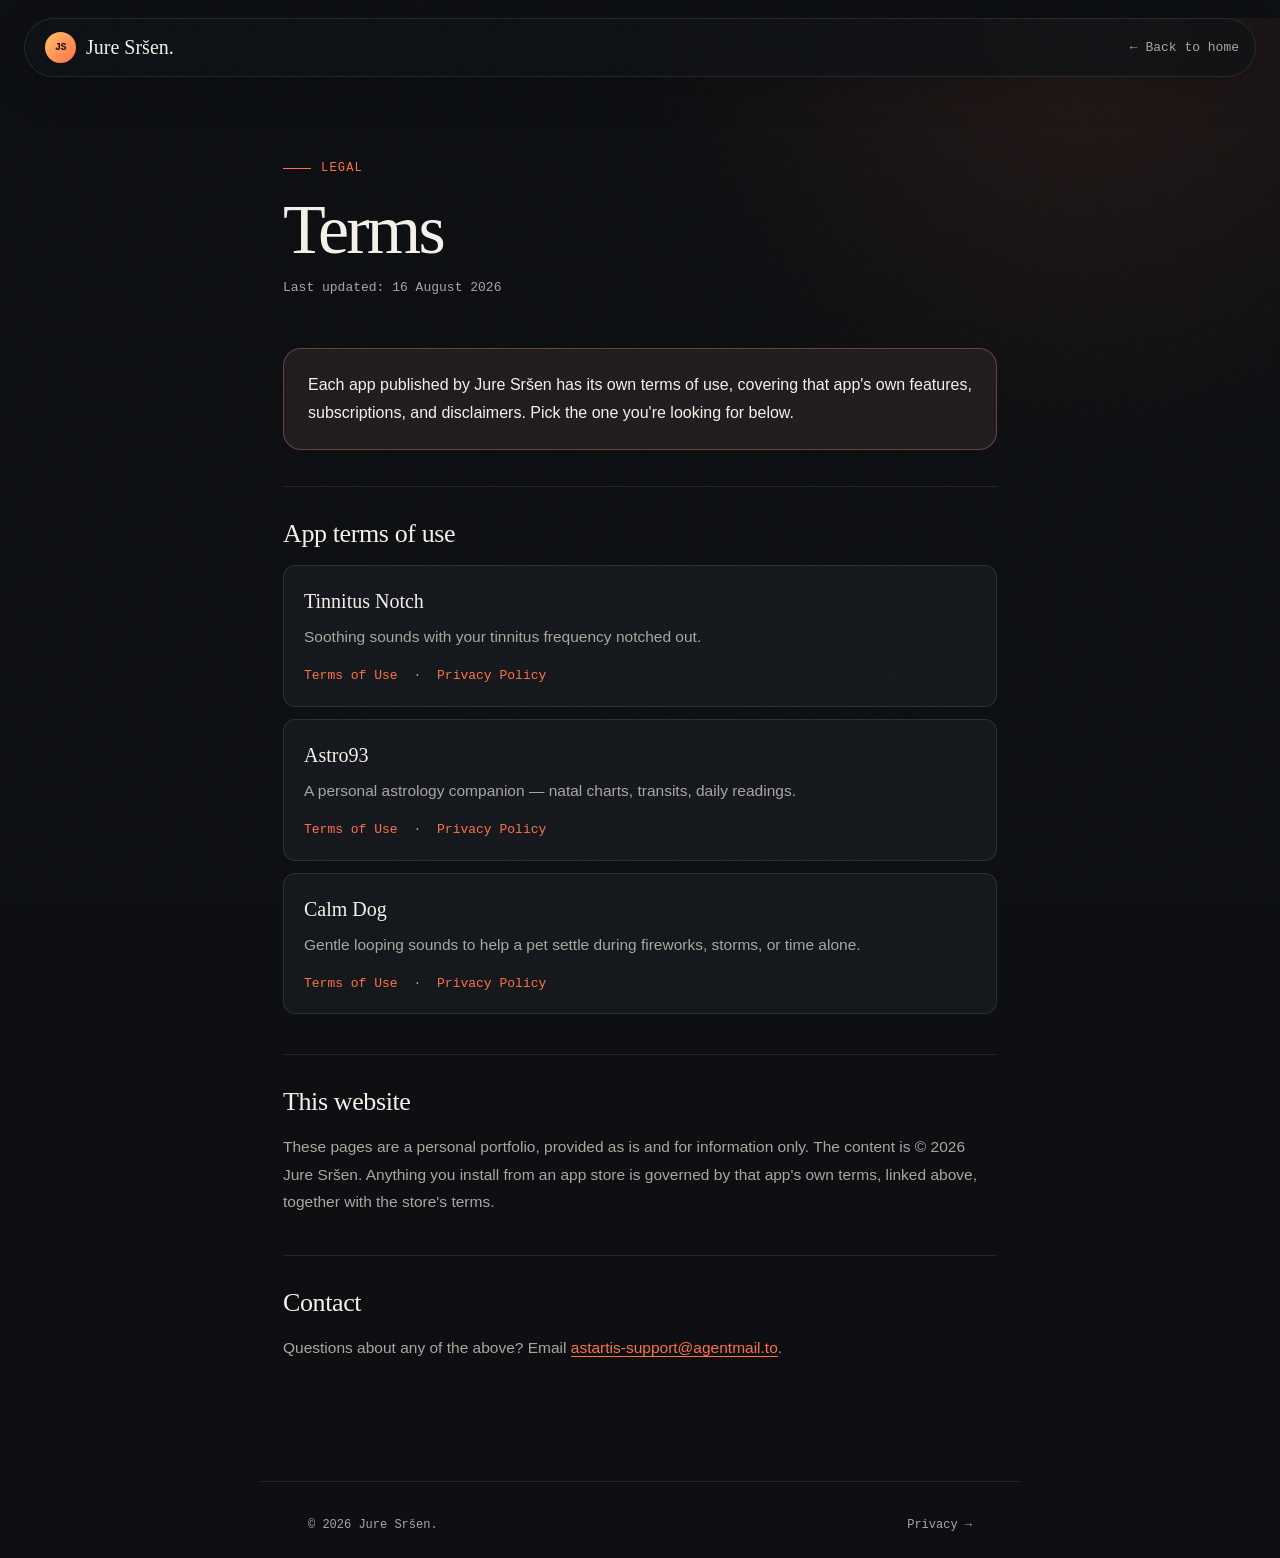
<file: terms.html>
<!DOCTYPE html>
<html lang="en">
<head>
<meta charset="utf-8">
<meta http-equiv="Content-Security-Policy" content="default-src 'none'; script-src 'none'; style-src 'self' 'unsafe-inline' https://fonts.googleapis.com; font-src https://fonts.gstatic.com; img-src 'self' data:; base-uri 'none'; form-action 'none'">
<meta name="viewport" content="width=device-width, initial-scale=1">
<title>Terms — Jure Sršen</title>
<meta name="description" content="Where to find the terms of use for each app published by Jure Sršen: Tinnitus Notch, Astro93, and Calm Dog.">
<link rel="icon" href="data:image/svg+xml,%3Csvg xmlns='http://www.w3.org/2000/svg' viewBox='0 0 200 200'%3E%3Crect width='200' height='200' fill='%230b0b0c'/%3E%3Ctext x='100' y='122' font-family='Georgia, serif' font-style='italic' font-size='88' fill='%23ff5a1f' text-anchor='middle'%3EJ%3C/text%3E%3C/svg%3E">
<!-- NOTE: every app now has its own dedicated terms of use, each referenced by
     that app's Google Play listing — never move them:
       /tinnitus-notch/terms.html  (served by the separate `tinnitus-notch` repo,
                                    which shadows this repo on that path)
       /astro93/terms.html
       /calm-dog/terms.html
     This page is only an index pointing at them, so there is no app terms text
     here to fall out of sync. Do not reintroduce app-specific terms here. -->
<link rel="preconnect" href="https://fonts.googleapis.com">
<link rel="preconnect" href="https://fonts.gstatic.com" crossorigin>
<link href="https://fonts.googleapis.com/css2?family=Source+Serif+4:ital,wght@0,400;1,400&family=Fragment+Mono&family=Public+Sans:wght@400;500;600;700&display=swap" rel="stylesheet">
<style>
  :root{
    --bg:#0b0b0c; --surface:#141417;
    --line:rgba(255,255,255,0.09); --line-bright:rgba(255,255,255,0.22);
    --ink:#f3f1ea; --ink-dim:#9a978f; --accent:#ff5a1f;
    --font-display:'Source Serif 4',serif;
    --font-mono:'Fragment Mono',monospace;
    --font-body:'Public Sans',sans-serif;
  }
  html{background:var(--bg)}
  body{margin:0;background:var(--bg);color:var(--ink);font-family:var(--font-body);-webkit-font-smoothing:antialiased}
  ::selection{background:var(--accent);color:var(--bg)}
  a{text-decoration:none;color:inherit}
  .nav{position:sticky;top:0;z-index:50;display:flex;align-items:center;justify-content:space-between;
    padding:22px 48px;background:rgba(11,11,12,0.82);backdrop-filter:blur(10px);border-bottom:1px solid var(--line)}
  .nav .brand{font-family:var(--font-display);font-size:22px}
  .nav .back{font-family:var(--font-mono);font-size:13px;color:var(--ink-dim)}
  .nav .back:hover{color:var(--ink)}
  main{max-width:760px;margin:0 auto;padding:96px 48px 120px}
  .kicker{font-family:var(--font-mono);font-size:12px;letter-spacing:.1em;color:var(--accent);text-transform:uppercase;margin-bottom:20px}
  h1{font-family:var(--font-display);font-weight:400;font-size:48px;margin:0 0 12px}
  .updated{font-family:var(--font-mono);font-size:13px;color:var(--ink-dim);margin:0 0 56px}
  .intro{font-size:16px;line-height:1.75;color:var(--ink-dim);margin:0 0 40px}
  section{border-top:1px solid var(--line);padding-top:32px;margin-bottom:40px}
  h2{font-family:var(--font-display);font-weight:400;font-size:26px;margin:0 0 16px}
  p,li{font-size:15.5px;line-height:1.75;color:var(--ink-dim)}
  p{margin:0 0 14px} p:last-child{margin-bottom:0}
  ul{margin:0;padding-left:20px}
  strong{color:var(--ink)}
  a.inline{color:var(--accent);border-bottom:1px solid var(--accent)}
  .apps{list-style:none;padding:0;margin:0}
  .apps li{border:1px solid var(--line);border-radius:12px;padding:18px 20px;margin-bottom:12px;background:var(--surface)}
  .apps .name{font-family:var(--font-display);font-size:20px;color:var(--ink);display:block;margin-bottom:4px}
  .apps .desc{display:block;margin-bottom:10px}
  .apps .links{font-family:var(--font-mono);font-size:13px}
  .apps .links a{color:var(--accent)}
  .apps .links a:hover{border-bottom:1px solid var(--accent)}
  .apps .links .sep{color:var(--ink-dim);margin:0 8px}
  .foot{border-top:1px solid var(--line);padding:36px 48px;max-width:760px;margin:0 auto;
    font-family:var(--font-mono);font-size:12px;color:var(--ink-dim);display:flex;justify-content:space-between;flex-wrap:wrap;gap:12px}
  .foot a:hover{color:var(--accent)}
  @media (max-width:640px){.nav{padding:18px 24px}main{padding:64px 24px 96px}h1{font-size:38px}.foot{padding:36px 24px}}
</style>
<link rel="stylesheet" href="assets/refresh.css">
<link rel="stylesheet" href="assets/legal-refresh.css">
</head>
<body>

  <header class="nav">
    <a href="index.html" class="brand">Jure Sršen.</a>
    <a href="index.html" class="back">← Back to home</a>
  </header>

  <main>
    <div class="kicker">Legal</div>
    <h1>Terms</h1>
    <p class="updated">Last updated: 16 August 2026</p>

    <p class="intro summary">Each app published by Jure Sršen has its own terms of use, covering that app's
      own features, subscriptions, and disclaimers. Pick the one you're looking for below.</p>

    <section>
      <h2>App terms of use</h2>
      <ul class="apps">
        <li>
          <span class="name">Tinnitus Notch</span>
          <span class="desc">Soothing sounds with your tinnitus frequency notched out.</span>
          <span class="links">
            <a href="https://hoornet.github.io/tinnitus-notch/terms.html">Terms of Use</a>
            <span class="sep">·</span>
            <a href="https://hoornet.github.io/tinnitus-notch/privacy.html">Privacy Policy</a>
          </span>
        </li>
        <li>
          <span class="name">Astro93</span>
          <span class="desc">A personal astrology companion — natal charts, transits, daily readings.</span>
          <span class="links">
            <a href="astro93/terms.html">Terms of Use</a>
            <span class="sep">·</span>
            <a href="astro93/privacy.html">Privacy Policy</a>
          </span>
        </li>
        <li>
          <span class="name">Calm Dog</span>
          <span class="desc">Gentle looping sounds to help a pet settle during fireworks, storms, or time alone.</span>
          <span class="links">
            <a href="calm-dog/terms.html">Terms of Use</a>
            <span class="sep">·</span>
            <a href="calm-dog/privacy.html">Privacy Policy</a>
          </span>
        </li>
      </ul>
    </section>

    <section>
      <h2>This website</h2>
      <p>These pages are a personal portfolio, provided as is and for information only. The content
        is © 2026 Jure Sršen. Anything you install from an app store is governed by that app's own
        terms, linked above, together with the store's terms.</p>
    </section>

    <section style="margin-bottom:0">
      <h2>Contact</h2>
      <p>Questions about any of the above? Email
        <a class="inline" href="mailto:astartis-support@agentmail.to">astartis-support@agentmail.to</a>.</p>
    </section>
  </main>

  <div class="foot">
    <span>© 2026 Jure Sršen.</span>
    <a href="privacy.html">Privacy →</a>
  </div>

</body>
</html>
</file>
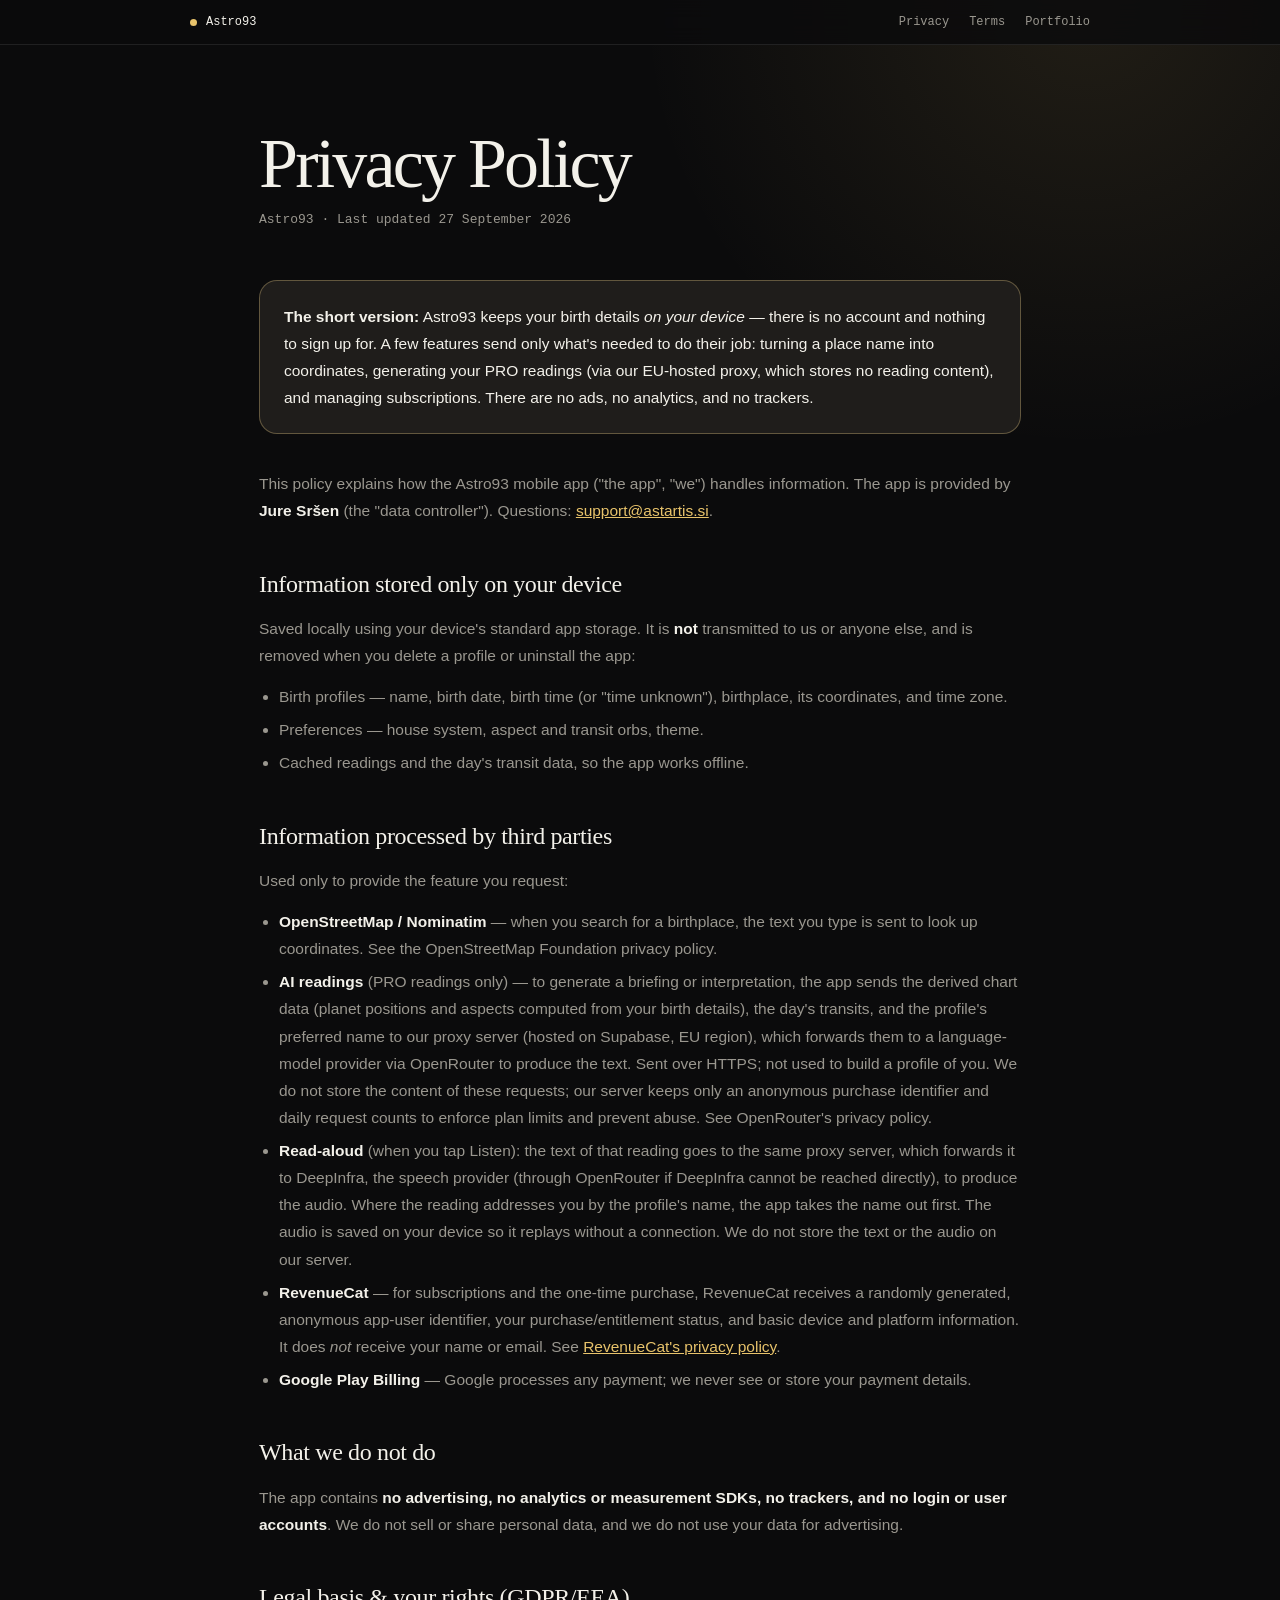
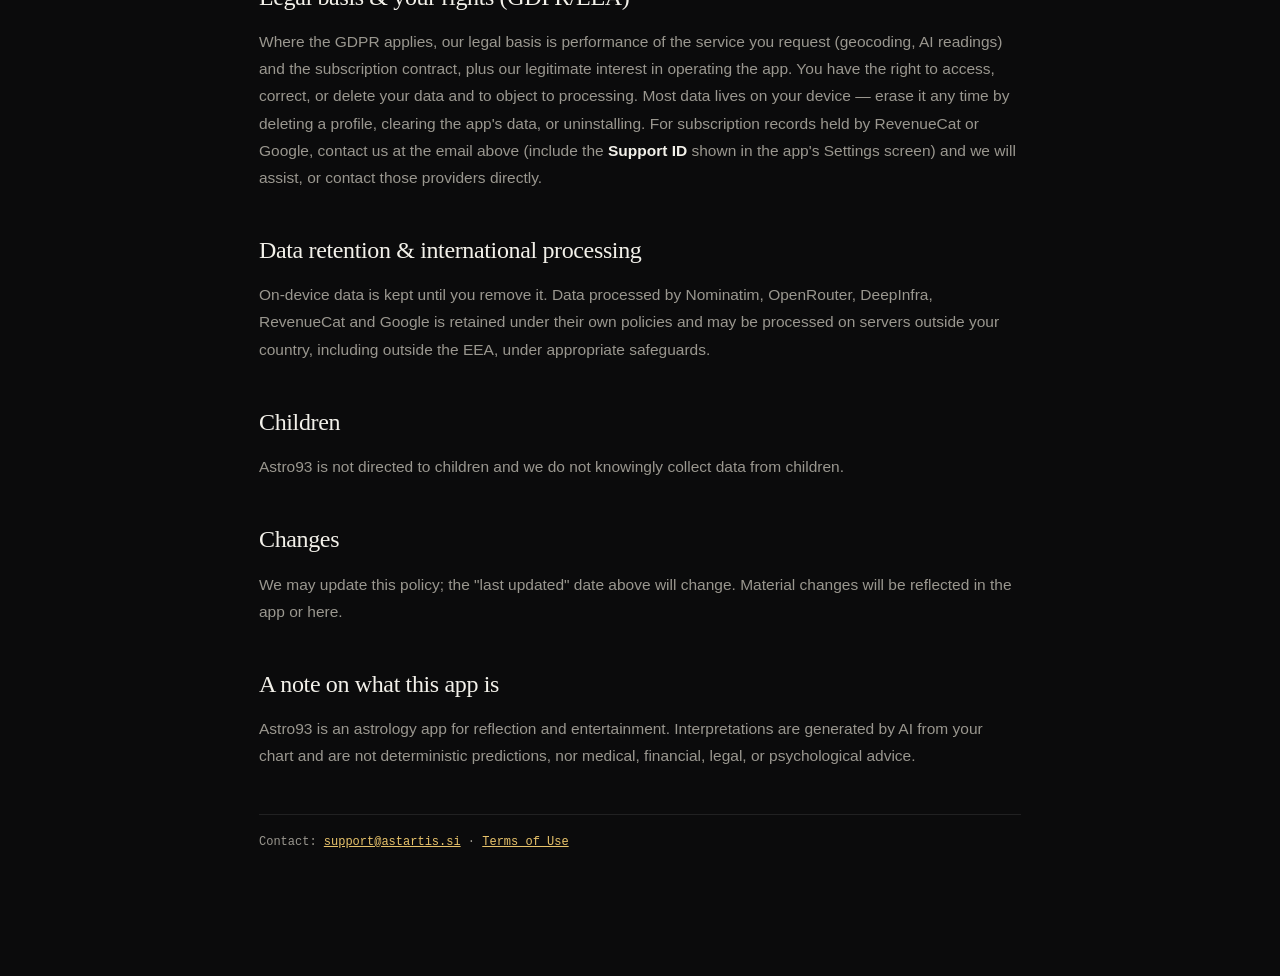
<file: astro93/privacy.html>
<!doctype html>
<html lang="en">
<head>
<meta charset="utf-8" />
<meta http-equiv="Content-Security-Policy" content="default-src 'none'; script-src 'none'; style-src 'self' 'unsafe-inline' https://fonts.googleapis.com; font-src https://fonts.gstatic.com; img-src 'self' data:; base-uri 'none'; form-action 'none'">
<meta name="viewport" content="width=device-width, initial-scale=1" />
<meta name="robots" content="index,follow" />
<link rel="icon" href="icon.svg" type="image/svg+xml" />
<title>Privacy Policy · Astro93</title>
<link rel="preconnect" href="https://fonts.googleapis.com">
<link rel="preconnect" href="https://fonts.gstatic.com" crossorigin>
<link href="https://fonts.googleapis.com/css2?family=Source+Serif+4:ital,wght@0,400;1,400&family=Fragment+Mono&family=Public+Sans:wght@400;500;600;700&display=swap" rel="stylesheet">
<style>
  :root{
    --bg:#0b0b0c; --surface:#141417;
    --line:rgba(255,255,255,0.09);
    --ink:#f3f1ea; --ink-dim:#9a978f; --accent:#E8C36B;
    --font-display:'Source Serif 4',serif;
    --font-mono:'Fragment Mono',monospace;
    --font-body:'Public Sans',sans-serif;
    color-scheme:dark;
  }
  html{background:var(--bg)}
  body{margin:0;background:var(--bg);color:var(--ink);font-family:var(--font-body);
    -webkit-font-smoothing:antialiased;line-height:1.6}
  ::selection{background:var(--accent);color:var(--bg)}
  a{color:var(--accent)}
  .wrap,main{max-width:760px;margin:0 auto;padding:72px 24px 96px}
  h1{font-family:var(--font-display);font-weight:400;font-size:44px;margin:0 0 10px;color:var(--ink)}
  h2{font-family:var(--font-display);font-weight:400;font-size:24px;margin:40px 0 12px;color:var(--ink)}
  .date,.muted,.updated{font-family:var(--font-mono);font-size:13px;color:var(--ink-dim);margin:0 0 40px}
  p,li{font-size:15.5px;line-height:1.75;color:var(--ink-dim)}
  p{margin:0 0 14px}
  strong{color:var(--ink)}
  ul{margin:0;padding-left:20px} li{margin:6px 0}
  .lead{background:var(--surface);border:1px solid var(--line);border-radius:14px;
    padding:16px 18px;margin:22px 0}
  .foot,footer{margin-top:44px;border-top:1px solid var(--line);padding-top:18px;
    font-family:var(--font-mono);font-size:12px;color:var(--ink-dim)}
  @media (max-width:640px){.wrap,main{padding:52px 20px 72px}h1{font-size:34px}}
</style>
<link rel="stylesheet" href="../assets/legal-refresh.css">
</head>
<body>
  <nav class="legal-nav" aria-label="Astro93 legal navigation">
    <a class="product" href="index.html">Astro93</a>
    <div class="pages"><a href="privacy.html" aria-current="page">Privacy</a><a href="terms.html">Terms</a><a href="../index.html">Portfolio</a></div>
  </nav>
  <div class="wrap">
    <h1>Privacy Policy</h1>
    <p class="date">Astro93 · Last updated 27 September 2026</p>

    <p class="summary"><strong>The short version:</strong> Astro93 keeps your birth details
      <em>on your device</em> — there is no account and nothing to sign up for. A few
      features send only what's needed to do their job: turning a place name into
      coordinates, generating your PRO readings (via our EU-hosted proxy, which stores no
      reading content), and managing subscriptions. There are no ads, no analytics, and
      no trackers.</p>

    <p>This policy explains how the Astro93 mobile app ("the app", "we") handles
      information. The app is provided by <strong>Jure Sršen</strong> (the "data
      controller"). Questions: <a href="mailto:support@astartis.si">support@astartis.si</a>.</p>

    <h2>Information stored only on your device</h2>
    <p>Saved locally using your device's standard app storage. It is <strong>not</strong>
      transmitted to us or anyone else, and is removed when you delete a profile or
      uninstall the app:</p>
    <ul>
      <li>Birth profiles — name, birth date, birth time (or "time unknown"), birthplace,
        its coordinates, and time zone.</li>
      <li>Preferences — house system, aspect and transit orbs, theme.</li>
      <li>Cached readings and the day's transit data, so the app works offline.</li>
    </ul>

    <h2>Information processed by third parties</h2>
    <p>Used only to provide the feature you request:</p>
    <ul>
      <li><strong>OpenStreetMap / Nominatim</strong> — when you search for a birthplace,
        the text you type is sent to look up coordinates. See the OpenStreetMap Foundation
        privacy policy.</li>
      <li><strong>AI readings</strong> (PRO readings only) — to generate a briefing or
        interpretation, the app sends the derived chart data (planet positions and aspects
        computed from your birth details), the day's transits, and the profile's preferred
        name to our proxy server (hosted on Supabase, EU region), which forwards them to a
        language-model provider via OpenRouter to produce the text. Sent over HTTPS; not
        used to build a profile of you. We do not store the content of these requests; our
        server keeps only an anonymous purchase identifier and daily request counts to
        enforce plan limits and prevent abuse. See OpenRouter's privacy policy.</li>
      <li><strong>Read-aloud</strong> (when you tap Listen): the text of that reading goes
        to the same proxy server, which forwards it to DeepInfra, the speech provider
        (through OpenRouter if DeepInfra cannot be reached directly), to produce the
        audio. Where the reading addresses you by the profile's name, the app
        takes the name out first. The audio is saved on your
        device so it replays without a connection. We do not store the text or the audio
        on our server.</li>
      <li><strong>RevenueCat</strong> — for subscriptions and the one-time purchase,
        RevenueCat receives a randomly generated, anonymous app-user identifier, your
        purchase/entitlement status, and basic device and platform information. It does
        <em>not</em> receive your name or email.
        See <a href="https://www.revenuecat.com/privacy/">RevenueCat's privacy policy</a>.</li>
      <li><strong>Google Play Billing</strong> — Google processes any payment; we never
        see or store your payment details.</li>
    </ul>

    <h2>What we do not do</h2>
    <p>The app contains <strong>no advertising, no analytics or measurement SDKs, no
      trackers, and no login or user accounts</strong>. We do not sell or share personal
      data, and we do not use your data for advertising.</p>

    <h2>Legal basis &amp; your rights (GDPR/EEA)</h2>
    <p>Where the GDPR applies, our legal basis is performance of the service you request
      (geocoding, AI readings) and the subscription contract, plus our legitimate interest
      in operating the app. You have the right to access, correct, or delete your data and
      to object to processing. Most data lives on your device — erase it any time by
      deleting a profile, clearing the app's data, or uninstalling. For subscription
      records held by RevenueCat or Google, contact us at the email above (include the
      <strong>Support ID</strong> shown in the app's Settings screen) and we will assist,
      or contact those providers directly.</p>

    <h2>Data retention &amp; international processing</h2>
    <p>On-device data is kept until you remove it. Data processed by Nominatim, OpenRouter,
      DeepInfra, RevenueCat and Google is retained under their own policies and may be
      processed on servers outside your country, including outside the EEA, under
      appropriate safeguards.</p>

    <h2>Children</h2>
    <p>Astro93 is not directed to children and we do not knowingly collect data from
      children.</p>

    <h2>Changes</h2>
    <p>We may update this policy; the "last updated" date above will change. Material
      changes will be reflected in the app or here.</p>

    <h2>A note on what this app is</h2>
    <p>Astro93 is an astrology app for reflection and entertainment. Interpretations are
      generated by AI from your chart and are not deterministic predictions, nor medical,
      financial, legal, or psychological advice.</p>

    <div class="foot">Contact:
      <a href="mailto:support@astartis.si">support@astartis.si</a> ·
      <a href="terms.html">Terms of Use</a></div>
  </div>
</body>
</html>
</file>
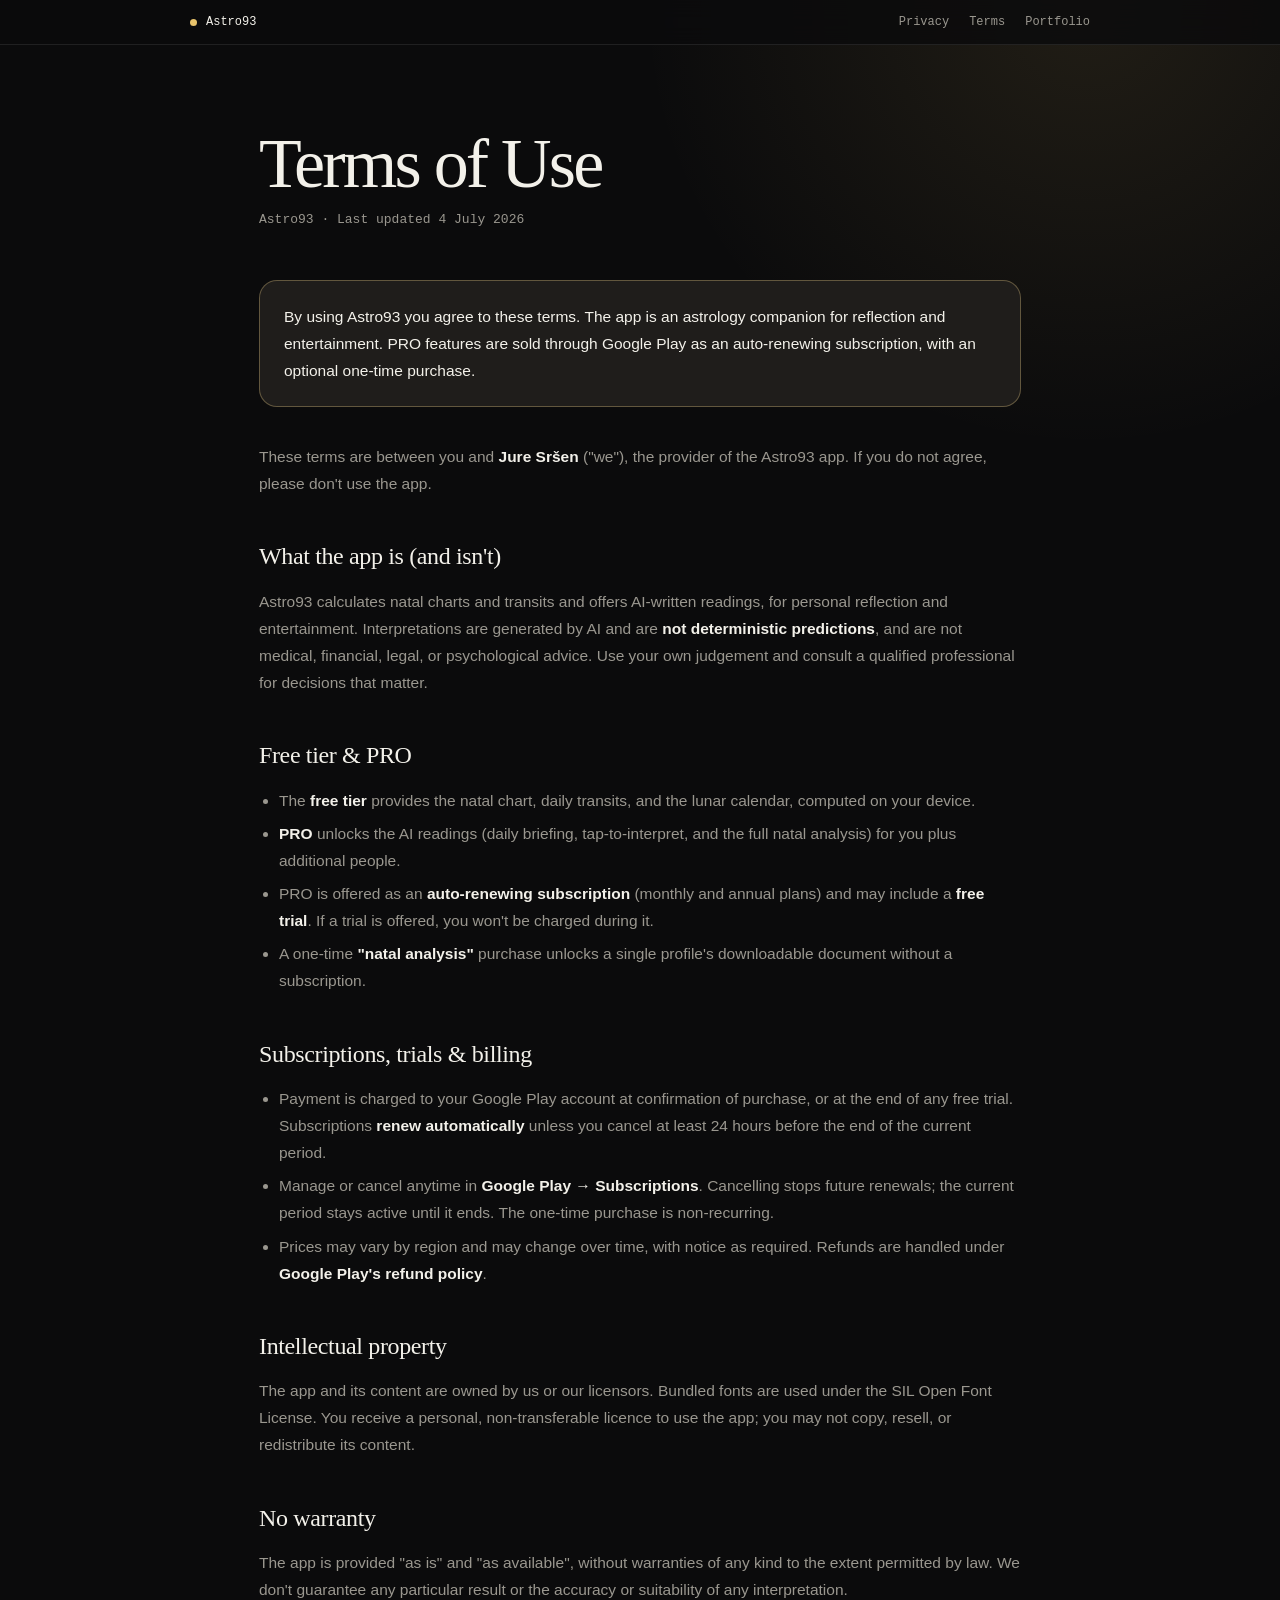
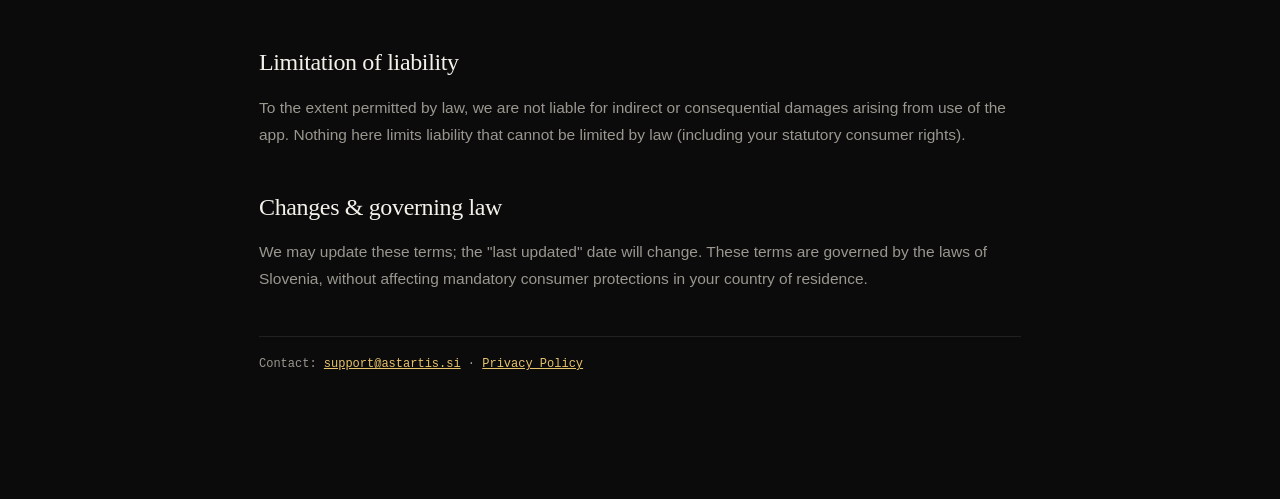
<file: astro93/terms.html>
<!doctype html>
<html lang="en">
<head>
<meta charset="utf-8" />
<meta http-equiv="Content-Security-Policy" content="default-src 'none'; script-src 'none'; style-src 'self' 'unsafe-inline' https://fonts.googleapis.com; font-src https://fonts.gstatic.com; img-src 'self' data:; base-uri 'none'; form-action 'none'">
<meta name="viewport" content="width=device-width, initial-scale=1" />
<meta name="robots" content="index,follow" />
<link rel="icon" href="icon.svg" type="image/svg+xml" />
<title>Terms of Use · Astro93</title>
<link rel="preconnect" href="https://fonts.googleapis.com">
<link rel="preconnect" href="https://fonts.gstatic.com" crossorigin>
<link href="https://fonts.googleapis.com/css2?family=Source+Serif+4:ital,wght@0,400;1,400&family=Fragment+Mono&family=Public+Sans:wght@400;500;600;700&display=swap" rel="stylesheet">
<style>
  :root{
    --bg:#0b0b0c; --surface:#141417;
    --line:rgba(255,255,255,0.09);
    --ink:#f3f1ea; --ink-dim:#9a978f; --accent:#E8C36B;
    --font-display:'Source Serif 4',serif;
    --font-mono:'Fragment Mono',monospace;
    --font-body:'Public Sans',sans-serif;
    color-scheme:dark;
  }
  html{background:var(--bg)}
  body{margin:0;background:var(--bg);color:var(--ink);font-family:var(--font-body);
    -webkit-font-smoothing:antialiased;line-height:1.6}
  ::selection{background:var(--accent);color:var(--bg)}
  a{color:var(--accent)}
  .wrap,main{max-width:760px;margin:0 auto;padding:72px 24px 96px}
  h1{font-family:var(--font-display);font-weight:400;font-size:44px;margin:0 0 10px;color:var(--ink)}
  h2{font-family:var(--font-display);font-weight:400;font-size:24px;margin:40px 0 12px;color:var(--ink)}
  .date,.muted,.updated{font-family:var(--font-mono);font-size:13px;color:var(--ink-dim);margin:0 0 40px}
  p,li{font-size:15.5px;line-height:1.75;color:var(--ink-dim)}
  p{margin:0 0 14px}
  strong{color:var(--ink)}
  ul{margin:0;padding-left:20px} li{margin:6px 0}
  .lead{background:var(--surface);border:1px solid var(--line);border-radius:14px;
    padding:16px 18px;margin:22px 0}
  .foot,footer{margin-top:44px;border-top:1px solid var(--line);padding-top:18px;
    font-family:var(--font-mono);font-size:12px;color:var(--ink-dim)}
  @media (max-width:640px){.wrap,main{padding:52px 20px 72px}h1{font-size:34px}}
</style>
<link rel="stylesheet" href="../assets/legal-refresh.css">
</head>
<body>
  <nav class="legal-nav" aria-label="Astro93 legal navigation">
    <a class="product" href="index.html">Astro93</a>
    <div class="pages"><a href="privacy.html">Privacy</a><a href="terms.html" aria-current="page">Terms</a><a href="../index.html">Portfolio</a></div>
  </nav>
  <div class="wrap">
    <h1>Terms of Use</h1>
    <p class="date">Astro93 · Last updated 4 July 2026</p>

    <p class="summary">By using Astro93 you agree to these terms. The app is an astrology companion for
      reflection and entertainment. PRO features are sold through Google Play as an
      auto-renewing subscription, with an optional one-time purchase.</p>

    <p>These terms are between you and <strong>Jure Sršen</strong> ("we"), the provider of
      the Astro93 app. If you do not agree, please don't use the app.</p>

    <h2>What the app is (and isn't)</h2>
    <p>Astro93 calculates natal charts and transits and offers AI-written readings, for
      personal reflection and entertainment. Interpretations are generated by AI and are
      <strong>not deterministic predictions</strong>, and are not medical, financial,
      legal, or psychological advice. Use your own judgement and consult a qualified
      professional for decisions that matter.</p>

    <h2>Free tier &amp; PRO</h2>
    <ul>
      <li>The <strong>free tier</strong> provides the natal chart, daily transits, and the
        lunar calendar, computed on your device.</li>
      <li><strong>PRO</strong> unlocks the AI readings (daily briefing, tap-to-interpret,
        and the full natal analysis) for you plus additional people.</li>
      <li>PRO is offered as an <strong>auto-renewing subscription</strong> (monthly and
        annual plans) and may include a <strong>free trial</strong>. If a trial is offered,
        you won't be charged during it.</li>
      <li>A one-time <strong>"natal analysis"</strong> purchase unlocks a single profile's
        downloadable document without a subscription.</li>
    </ul>

    <h2>Subscriptions, trials &amp; billing</h2>
    <ul>
      <li>Payment is charged to your Google Play account at confirmation of purchase, or at
        the end of any free trial. Subscriptions <strong>renew automatically</strong>
        unless you cancel at least 24 hours before the end of the current period.</li>
      <li>Manage or cancel anytime in <strong>Google Play → Subscriptions</strong>.
        Cancelling stops future renewals; the current period stays active until it ends.
        The one-time purchase is non-recurring.</li>
      <li>Prices may vary by region and may change over time, with notice as required.
        Refunds are handled under <strong>Google Play's refund policy</strong>.</li>
    </ul>

    <h2>Intellectual property</h2>
    <p>The app and its content are owned by us or our licensors. Bundled fonts are used
      under the SIL Open Font License. You receive a personal, non-transferable licence to
      use the app; you may not copy, resell, or redistribute its content.</p>

    <h2>No warranty</h2>
    <p>The app is provided "as is" and "as available", without warranties of any kind to
      the extent permitted by law. We don't guarantee any particular result or the accuracy
      or suitability of any interpretation.</p>

    <h2>Limitation of liability</h2>
    <p>To the extent permitted by law, we are not liable for indirect or consequential
      damages arising from use of the app. Nothing here limits liability that cannot be
      limited by law (including your statutory consumer rights).</p>

    <h2>Changes &amp; governing law</h2>
    <p>We may update these terms; the "last updated" date will change. These terms are
      governed by the laws of Slovenia, without affecting mandatory consumer protections in
      your country of residence.</p>

    <div class="foot">Contact:
      <a href="mailto:support@astartis.si">support@astartis.si</a> ·
      <a href="privacy.html">Privacy Policy</a></div>
  </div>
</body>
</html>
</file>
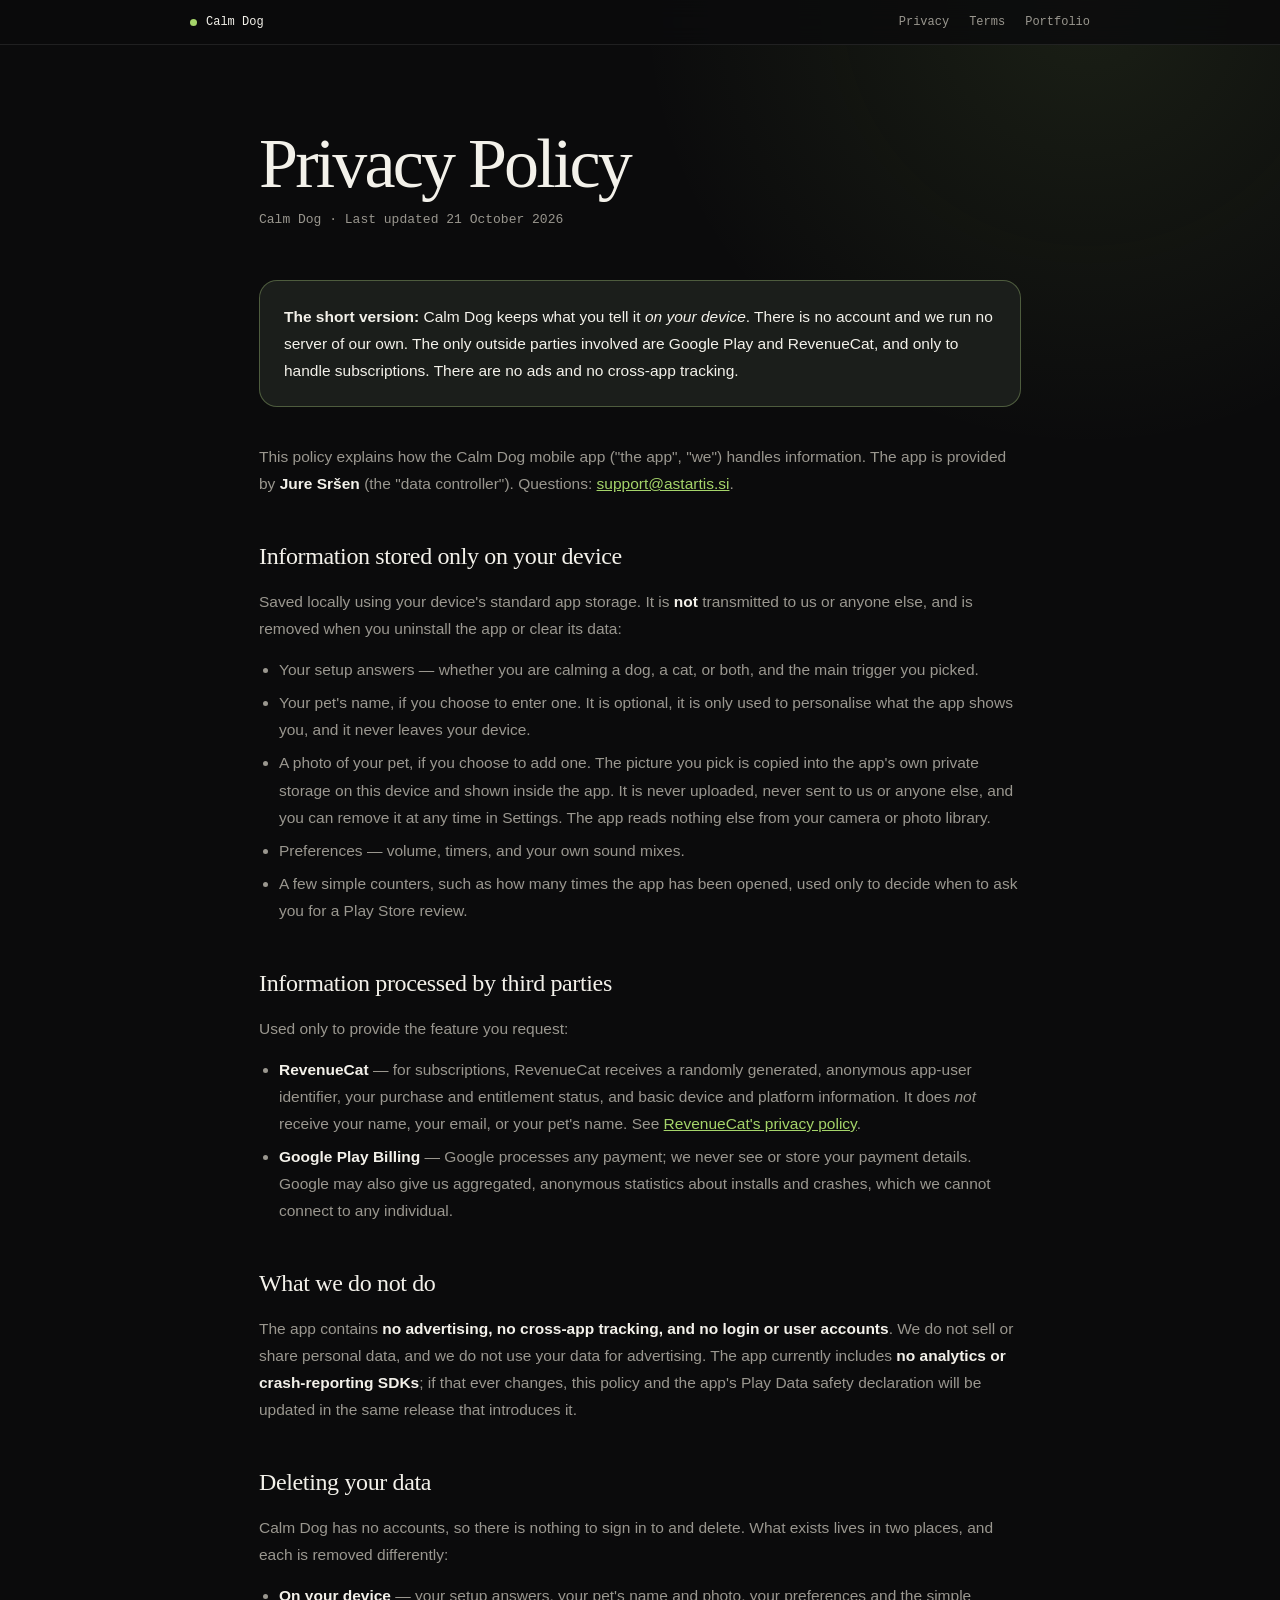
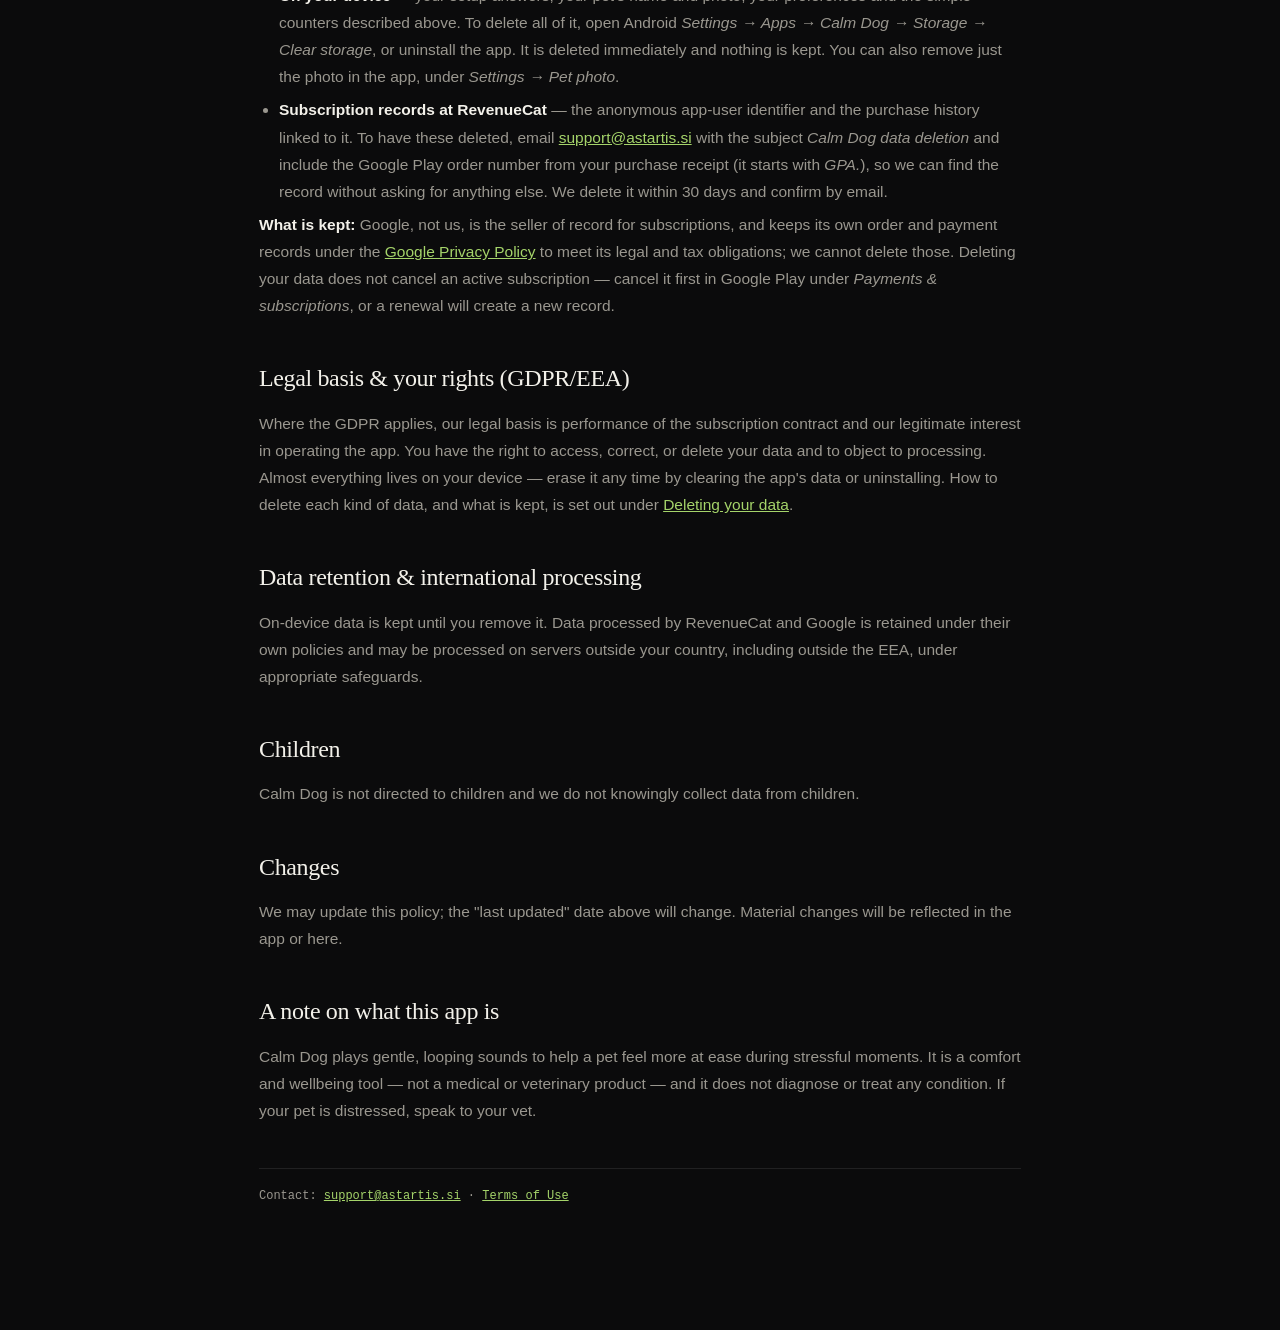
<file: calm-dog/privacy.html>
<!doctype html>
<html lang="en">
<head>
<meta charset="utf-8" />
<meta http-equiv="Content-Security-Policy" content="default-src 'none'; script-src 'none'; style-src 'self' 'unsafe-inline' https://fonts.googleapis.com; font-src https://fonts.gstatic.com; img-src 'self' data:; base-uri 'none'; form-action 'none'">
<meta name="viewport" content="width=device-width, initial-scale=1" />
<meta name="robots" content="index,follow" />
<title>Privacy Policy · Calm Dog</title>
<link rel="preconnect" href="https://fonts.googleapis.com">
<link rel="preconnect" href="https://fonts.gstatic.com" crossorigin>
<link href="https://fonts.googleapis.com/css2?family=Source+Serif+4:ital,wght@0,400;1,400&family=Fragment+Mono&family=Public+Sans:wght@400;500;600;700&display=swap" rel="stylesheet">
<style>
  :root{
    --bg:#0b0b0c; --surface:#141417;
    --line:rgba(255,255,255,0.09);
    --ink:#f3f1ea; --ink-dim:#9a978f; --accent:#A5D46A;
    --font-display:'Source Serif 4',serif;
    --font-mono:'Fragment Mono',monospace;
    --font-body:'Public Sans',sans-serif;
    color-scheme:dark;
  }
  html{background:var(--bg)}
  body{margin:0;background:var(--bg);color:var(--ink);font-family:var(--font-body);
    -webkit-font-smoothing:antialiased;line-height:1.6}
  ::selection{background:var(--accent);color:var(--bg)}
  a{color:var(--accent)}
  .wrap,main{max-width:760px;margin:0 auto;padding:72px 24px 96px}
  h1{font-family:var(--font-display);font-weight:400;font-size:44px;margin:0 0 10px;color:var(--ink)}
  h2{font-family:var(--font-display);font-weight:400;font-size:24px;margin:40px 0 12px;color:var(--ink)}
  .date,.muted,.updated{font-family:var(--font-mono);font-size:13px;color:var(--ink-dim);margin:0 0 40px}
  p,li{font-size:15.5px;line-height:1.75;color:var(--ink-dim)}
  p{margin:0 0 14px}
  strong{color:var(--ink)}
  ul{margin:0;padding-left:20px} li{margin:6px 0}
  .lead{background:var(--surface);border:1px solid var(--line);border-radius:14px;
    padding:16px 18px;margin:22px 0}
  .foot,footer{margin-top:44px;border-top:1px solid var(--line);padding-top:18px;
    font-family:var(--font-mono);font-size:12px;color:var(--ink-dim)}
  @media (max-width:640px){.wrap,main{padding:52px 20px 72px}h1{font-size:34px}}
</style>
<link rel="stylesheet" href="../assets/legal-refresh.css">
</head>
<body>
  <nav class="legal-nav" aria-label="Calm Dog legal navigation">
    <a class="product" href="index.html">Calm Dog</a>
    <div class="pages"><a href="privacy.html" aria-current="page">Privacy</a><a href="terms.html">Terms</a><a href="../index.html">Portfolio</a></div>
  </nav>
  <div class="wrap">
    <h1>Privacy Policy</h1>
    <p class="date">Calm Dog · Last updated 21 October 2026</p>

    <p class="summary"><strong>The short version:</strong> Calm Dog keeps what you tell it
      <em>on your device</em>. There is no account and we run no server of our own. The only
      outside parties involved are Google Play and RevenueCat, and only to handle
      subscriptions. There are no ads and no cross-app tracking.</p>

    <p>This policy explains how the Calm Dog mobile app ("the app", "we") handles
      information. The app is provided by <strong>Jure Sršen</strong> (the "data
      controller"). Questions: <a href="mailto:support@astartis.si">support@astartis.si</a>.</p>

    <h2>Information stored only on your device</h2>
    <p>Saved locally using your device's standard app storage. It is <strong>not</strong>
      transmitted to us or anyone else, and is removed when you uninstall the app or clear
      its data:</p>
    <ul>
      <li>Your setup answers — whether you are calming a dog, a cat, or both, and the main
        trigger you picked.</li>
      <li>Your pet's name, if you choose to enter one. It is optional, it is only used to
        personalise what the app shows you, and it never leaves your device.</li>
      <li>A photo of your pet, if you choose to add one. The picture you pick is copied into
        the app's own private storage on this device and shown inside the app. It is never
        uploaded, never sent to us or anyone else, and you can remove it at any time in
        Settings. The app reads nothing else from your camera or photo library.</li>
      <li>Preferences — volume, timers, and your own sound mixes.</li>
      <li>A few simple counters, such as how many times the app has been opened, used only
        to decide when to ask you for a Play Store review.</li>
    </ul>

    <h2>Information processed by third parties</h2>
    <p>Used only to provide the feature you request:</p>
    <ul>
      <li><strong>RevenueCat</strong> — for subscriptions, RevenueCat receives a randomly
        generated, anonymous app-user identifier, your purchase and entitlement status, and
        basic device and platform information. It does <em>not</em> receive your name, your
        email, or your pet's name.
        See <a href="https://www.revenuecat.com/privacy/">RevenueCat's privacy policy</a>.</li>
      <li><strong>Google Play Billing</strong> — Google processes any payment; we never see
        or store your payment details. Google may also give us aggregated, anonymous
        statistics about installs and crashes, which we cannot connect to any individual.</li>
    </ul>

    <h2>What we do not do</h2>
    <p>The app contains <strong>no advertising, no cross-app tracking, and no login or user
      accounts</strong>. We do not sell or share personal data, and we do not use your data
      for advertising. The app currently includes <strong>no analytics or crash-reporting
      SDKs</strong>; if that ever changes, this policy and the app's Play Data safety
      declaration will be updated in the same release that introduces it.</p>

    <h2 id="delete-data">Deleting your data</h2>
    <p>Calm Dog has no accounts, so there is nothing to sign in to and delete. What exists
      lives in two places, and each is removed differently:</p>
    <ul>
      <li><strong>On your device</strong> — your setup answers, your pet's name and photo,
        your preferences and the simple counters described above. To delete all of it, open
        Android <em>Settings &rarr; Apps &rarr; Calm Dog &rarr; Storage &rarr; Clear
        storage</em>, or uninstall the app. It is deleted immediately and nothing is kept.
        You can also remove just the photo in the app, under <em>Settings &rarr; Pet
        photo</em>.</li>
      <li><strong>Subscription records at RevenueCat</strong> — the anonymous app-user
        identifier and the purchase history linked to it. To have these deleted, email
        <a href="mailto:support@astartis.si?subject=Calm%20Dog%20data%20deletion">support@astartis.si</a>
        with the subject <em>Calm Dog data deletion</em> and include the Google Play order
        number from your purchase receipt (it starts with <em>GPA.</em>), so we can find
        the record without asking for anything else. We delete it within 30 days and
        confirm by email.</li>
    </ul>
    <p><strong>What is kept:</strong> Google, not us, is the seller of record for
      subscriptions, and keeps its own order and payment records under the
      <a href="https://policies.google.com/privacy">Google Privacy Policy</a> to meet its
      legal and tax obligations; we cannot delete those. Deleting your data does not cancel
      an active subscription — cancel it first in Google Play under <em>Payments &amp;
      subscriptions</em>, or a renewal will create a new record.</p>

    <h2>Legal basis &amp; your rights (GDPR/EEA)</h2>
    <p>Where the GDPR applies, our legal basis is performance of the subscription contract
      and our legitimate interest in operating the app. You have the right to access,
      correct, or delete your data and to object to processing. Almost everything lives on
      your device — erase it any time by clearing the app's data or uninstalling. How to
      delete each kind of data, and what is kept, is set out under
      <a href="#delete-data">Deleting your data</a>.</p>

    <h2>Data retention &amp; international processing</h2>
    <p>On-device data is kept until you remove it. Data processed by RevenueCat and Google
      is retained under their own policies and may be processed on servers outside your
      country, including outside the EEA, under appropriate safeguards.</p>

    <h2>Children</h2>
    <p>Calm Dog is not directed to children and we do not knowingly collect data from
      children.</p>

    <h2>Changes</h2>
    <p>We may update this policy; the "last updated" date above will change. Material
      changes will be reflected in the app or here.</p>

    <h2>A note on what this app is</h2>
    <p>Calm Dog plays gentle, looping sounds to help a pet feel more at ease during
      stressful moments. It is a comfort and wellbeing tool — not a medical or veterinary
      product — and it does not diagnose or treat any condition. If your pet is distressed,
      speak to your vet.</p>

    <div class="foot">Contact:
      <a href="mailto:support@astartis.si">support@astartis.si</a> ·
      <a href="terms.html">Terms of Use</a></div>
  </div>
</body>
</html>
</file>
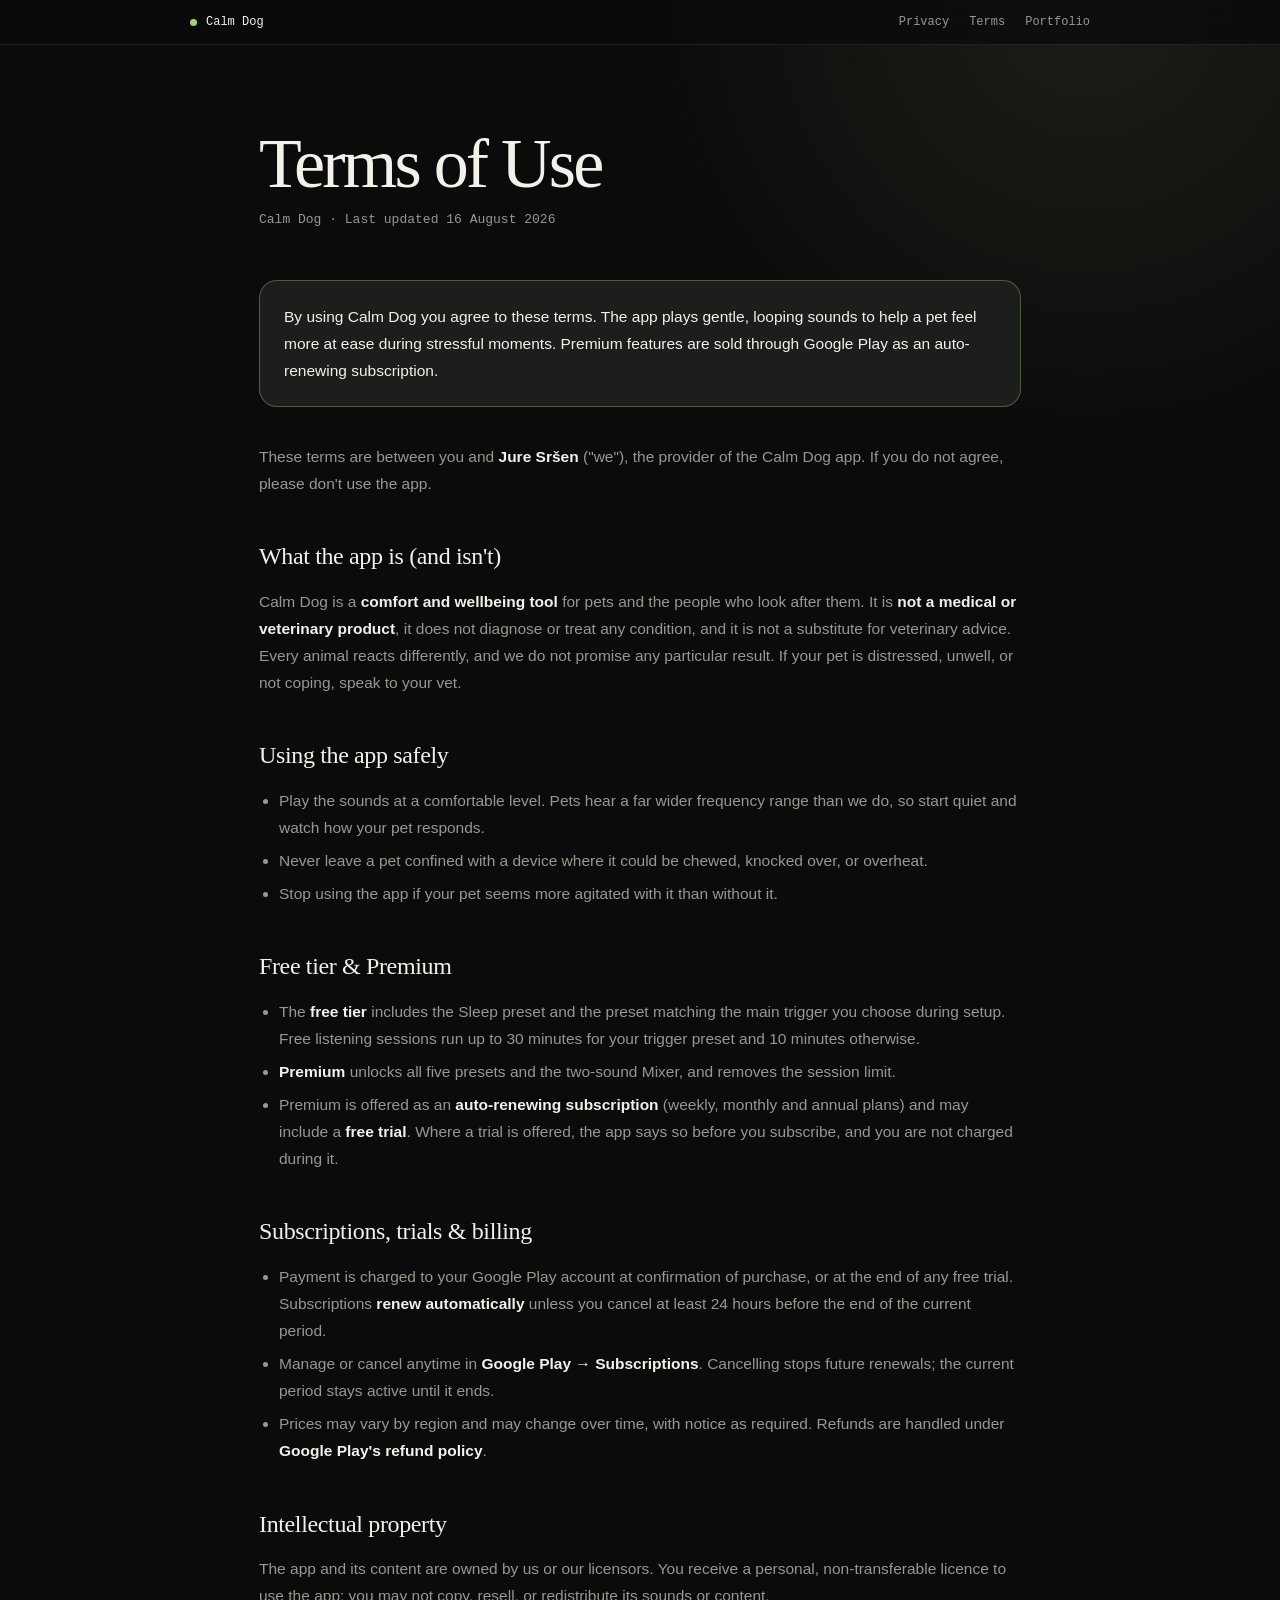
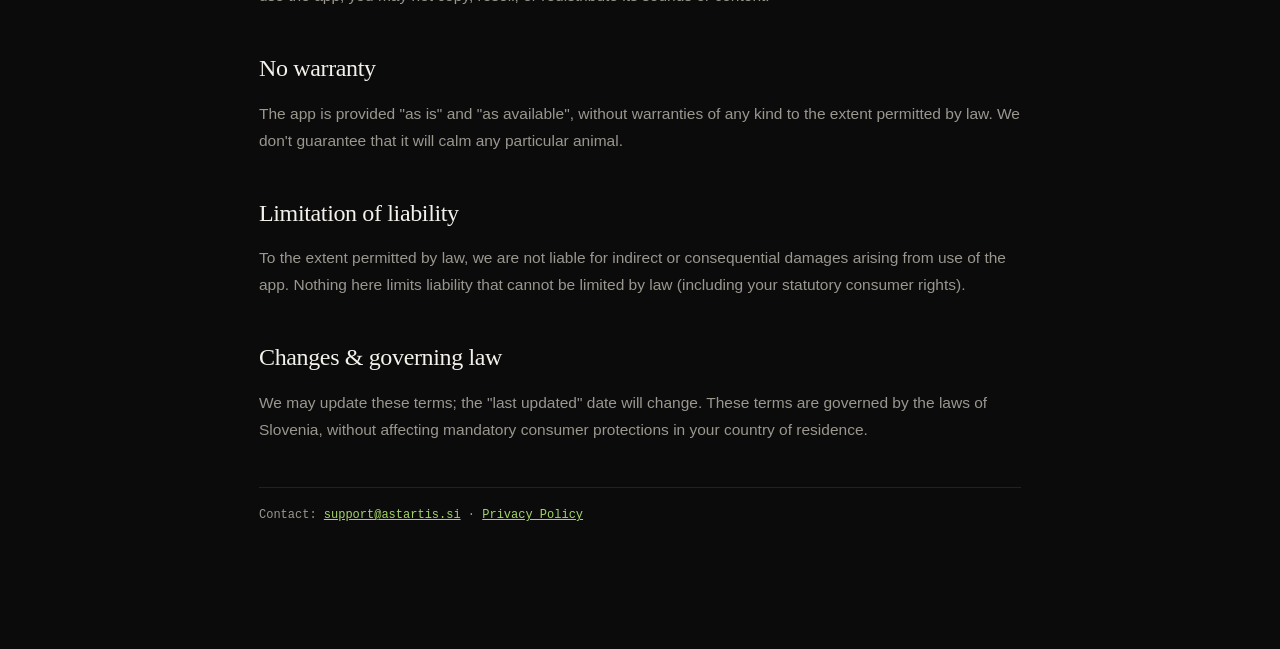
<file: calm-dog/terms.html>
<!doctype html>
<html lang="en">
<head>
<meta charset="utf-8" />
<meta http-equiv="Content-Security-Policy" content="default-src 'none'; script-src 'none'; style-src 'self' 'unsafe-inline' https://fonts.googleapis.com; font-src https://fonts.gstatic.com; img-src 'self' data:; base-uri 'none'; form-action 'none'">
<meta name="viewport" content="width=device-width, initial-scale=1" />
<meta name="robots" content="index,follow" />
<title>Terms of Use · Calm Dog</title>
<link rel="preconnect" href="https://fonts.googleapis.com">
<link rel="preconnect" href="https://fonts.gstatic.com" crossorigin>
<link href="https://fonts.googleapis.com/css2?family=Source+Serif+4:ital,wght@0,400;1,400&family=Fragment+Mono&family=Public+Sans:wght@400;500;600;700&display=swap" rel="stylesheet">
<style>
  :root{
    --bg:#0b0b0c; --surface:#141417;
    --line:rgba(255,255,255,0.09);
    --ink:#f3f1ea; --ink-dim:#9a978f; --accent:#A5D46A;
    --font-display:'Source Serif 4',serif;
    --font-mono:'Fragment Mono',monospace;
    --font-body:'Public Sans',sans-serif;
    color-scheme:dark;
  }
  html{background:var(--bg)}
  body{margin:0;background:var(--bg);color:var(--ink);font-family:var(--font-body);
    -webkit-font-smoothing:antialiased;line-height:1.6}
  ::selection{background:var(--accent);color:var(--bg)}
  a{color:var(--accent)}
  .wrap,main{max-width:760px;margin:0 auto;padding:72px 24px 96px}
  h1{font-family:var(--font-display);font-weight:400;font-size:44px;margin:0 0 10px;color:var(--ink)}
  h2{font-family:var(--font-display);font-weight:400;font-size:24px;margin:40px 0 12px;color:var(--ink)}
  .date,.muted,.updated{font-family:var(--font-mono);font-size:13px;color:var(--ink-dim);margin:0 0 40px}
  p,li{font-size:15.5px;line-height:1.75;color:var(--ink-dim)}
  p{margin:0 0 14px}
  strong{color:var(--ink)}
  ul{margin:0;padding-left:20px} li{margin:6px 0}
  .lead{background:var(--surface);border:1px solid var(--line);border-radius:14px;
    padding:16px 18px;margin:22px 0}
  .foot,footer{margin-top:44px;border-top:1px solid var(--line);padding-top:18px;
    font-family:var(--font-mono);font-size:12px;color:var(--ink-dim)}
  @media (max-width:640px){.wrap,main{padding:52px 20px 72px}h1{font-size:34px}}
</style>
<link rel="stylesheet" href="../assets/legal-refresh.css">
</head>
<body>
  <nav class="legal-nav" aria-label="Calm Dog legal navigation">
    <a class="product" href="index.html">Calm Dog</a>
    <div class="pages"><a href="privacy.html">Privacy</a><a href="terms.html" aria-current="page">Terms</a><a href="../index.html">Portfolio</a></div>
  </nav>
  <div class="wrap">
    <h1>Terms of Use</h1>
    <p class="date">Calm Dog · Last updated 16 August 2026</p>

    <p class="summary">By using Calm Dog you agree to these terms. The app plays gentle, looping sounds to
      help a pet feel more at ease during stressful moments. Premium features are sold
      through Google Play as an auto-renewing subscription.</p>

    <p>These terms are between you and <strong>Jure Sršen</strong> ("we"), the provider of
      the Calm Dog app. If you do not agree, please don't use the app.</p>

    <h2>What the app is (and isn't)</h2>
    <p>Calm Dog is a <strong>comfort and wellbeing tool</strong> for pets and the people who
      look after them. It is <strong>not a medical or veterinary product</strong>, it does
      not diagnose or treat any condition, and it is not a substitute for veterinary advice.
      Every animal reacts differently, and we do not promise any particular result. If your
      pet is distressed, unwell, or not coping, speak to your vet.</p>

    <h2>Using the app safely</h2>
    <ul>
      <li>Play the sounds at a comfortable level. Pets hear a far wider frequency range than
        we do, so start quiet and watch how your pet responds.</li>
      <li>Never leave a pet confined with a device where it could be chewed, knocked over,
        or overheat.</li>
      <li>Stop using the app if your pet seems more agitated with it than without it.</li>
    </ul>

    <h2>Free tier &amp; Premium</h2>
    <ul>
      <li>The <strong>free tier</strong> includes the Sleep preset and the preset matching
        the main trigger you choose during setup. Free listening sessions run up to 30
        minutes for your trigger preset and 10 minutes otherwise.</li>
      <li><strong>Premium</strong> unlocks all five presets and the two-sound Mixer, and
        removes the session limit.</li>
      <li>Premium is offered as an <strong>auto-renewing subscription</strong> (weekly,
        monthly and annual plans) and may include a <strong>free trial</strong>. Where a
        trial is offered, the app says so before you subscribe, and you are not charged
        during it.</li>
    </ul>

    <h2>Subscriptions, trials &amp; billing</h2>
    <ul>
      <li>Payment is charged to your Google Play account at confirmation of purchase, or at
        the end of any free trial. Subscriptions <strong>renew automatically</strong> unless
        you cancel at least 24 hours before the end of the current period.</li>
      <li>Manage or cancel anytime in <strong>Google Play → Subscriptions</strong>.
        Cancelling stops future renewals; the current period stays active until it ends.</li>
      <li>Prices may vary by region and may change over time, with notice as required.
        Refunds are handled under <strong>Google Play's refund policy</strong>.</li>
    </ul>

    <h2>Intellectual property</h2>
    <p>The app and its content are owned by us or our licensors. You receive a personal,
      non-transferable licence to use the app; you may not copy, resell, or redistribute its
      sounds or content.</p>

    <h2>No warranty</h2>
    <p>The app is provided "as is" and "as available", without warranties of any kind to the
      extent permitted by law. We don't guarantee that it will calm any particular animal.</p>

    <h2>Limitation of liability</h2>
    <p>To the extent permitted by law, we are not liable for indirect or consequential
      damages arising from use of the app. Nothing here limits liability that cannot be
      limited by law (including your statutory consumer rights).</p>

    <h2>Changes &amp; governing law</h2>
    <p>We may update these terms; the "last updated" date will change. These terms are
      governed by the laws of Slovenia, without affecting mandatory consumer protections in
      your country of residence.</p>

    <div class="foot">Contact:
      <a href="mailto:support@astartis.si">support@astartis.si</a> ·
      <a href="privacy.html">Privacy Policy</a></div>
  </div>
</body>
</html>
</file>
<file: assets/refresh.css>
:root {
  --bg: #0d0f12;
  --surface: #15181d;
  --surface-raised: #1a1e24;
  --line: rgba(242, 237, 225, .1);
  --line-bright: rgba(242, 237, 225, .24);
  --ink: #f5f1e8;
  --ink-dim: #aaa79f;
  --accent: #ff7147;
  --accent-soft: #ffc06a;
  --radius: 22px;
  color-scheme: dark;
}

* { box-sizing: border-box; }

body {
  background:
    radial-gradient(circle at 82% 9%, rgba(255, 113, 71, .13), transparent 24rem),
    radial-gradient(circle at 15% 32%, rgba(109, 183, 190, .08), transparent 28rem),
    var(--bg);
}

body::before {
  content: "";
  position: fixed;
  inset: 0;
  pointer-events: none;
  opacity: .22;
  z-index: 100;
  background-image: url("data:image/svg+xml,%3Csvg viewBox='0 0 180 180' xmlns='http://www.w3.org/2000/svg'%3E%3Cfilter id='n'%3E%3CfeTurbulence type='fractalNoise' baseFrequency='.9' numOctaves='3' stitchTiles='stitch'/%3E%3C/filter%3E%3Crect width='100%25' height='100%25' filter='url(%23n)' opacity='.07'/%3E%3C/svg%3E");
}

:focus-visible { outline: 2px solid var(--accent); outline-offset: 4px; }

.skip-link {
  position: fixed;
  top: 10px;
  left: 10px;
  z-index: 200;
  padding: 10px 14px;
  background: var(--ink);
  color: var(--bg);
  transform: translateY(-150%);
  transition: transform .2s ease;
}
.skip-link:focus { transform: translateY(0); }

.wrap { max-width: 1240px; }

.nav {
  max-width: 1240px;
  width: calc(100% - 48px);
  margin: 18px auto 0;
  padding: 13px 16px 13px 20px;
  border: 1px solid var(--line);
  border-radius: 999px;
  background: rgba(16, 18, 22, .78);
  box-shadow: 0 12px 40px rgba(0, 0, 0, .18);
}
.nav .brand { display: flex; align-items: center; gap: 10px; font-size: 20px; }
.nav .brand::before {
  content: "JS";
  display: grid;
  place-items: center;
  width: 31px;
  height: 31px;
  border-radius: 50%;
  color: #15100d;
  background: linear-gradient(135deg, var(--accent-soft), var(--accent));
  font: 700 10px/1 var(--font-mono);
  letter-spacing: -.04em;
}
.nav nav a { padding: 7px 4px; transition: color .2s ease; }

.hero {
  min-height: min(780px, calc(100svh - 68px));
  display: grid;
  align-content: center;
  position: relative;
  padding-top: 112px;
  padding-bottom: 100px;
}
.hero::after {
  content: "";
  position: absolute;
  right: 5%;
  top: 15%;
  width: clamp(170px, 26vw, 330px);
  aspect-ratio: 1;
  border: 1px solid rgba(255, 113, 71, .28);
  border-radius: 50%;
  box-shadow:
    0 0 0 38px rgba(255, 113, 71, .025),
    0 0 0 76px rgba(255, 113, 71, .018);
  background: radial-gradient(circle at 36% 34%, rgba(255, 192, 106, .2), transparent 7%, transparent 100%);
  opacity: .8;
  pointer-events: none;
}
.hero > * { position: relative; z-index: 1; }
.kicker { display: flex; align-items: center; gap: 10px; }
.kicker::before { content: ""; width: 28px; height: 1px; background: currentColor; }
.hero h1 {
  max-width: 11ch;
  font-size: clamp(58px, 8.8vw, 118px);
  line-height: .91;
  letter-spacing: -.055em;
  text-wrap: balance;
  margin-bottom: 38px;
}
.hero h1 em { color: var(--accent); font-weight: inherit; }
.hero p { font-size: clamp(17px, 1.8vw, 21px); max-width: 54ch; }
.hero-actions { display: flex; gap: 12px; flex-wrap: wrap; }

.cta, .btn {
  border-radius: 999px;
  transition: transform .2s ease, border-color .2s ease, color .2s ease, background .2s ease;
}
.cta:hover, .btn:hover { transform: translateY(-2px); }
.cta.primary {
  background: linear-gradient(135deg, var(--accent-soft), var(--accent));
  box-shadow: 0 12px 30px rgba(255, 113, 71, .18);
}

.sec-head { padding-bottom: 20px; margin-bottom: 30px; }
.sec-head h2 { font-size: clamp(32px, 4vw, 48px); letter-spacing: -.025em; }

.featured { grid-template-columns: repeat(2, minmax(0, 1fr)); gap: 18px; }
.fcard {
  position: relative;
  overflow: hidden;
  border-radius: var(--radius);
  padding: clamp(28px, 4vw, 48px);
  background: linear-gradient(145deg, rgba(28, 32, 38, .98), rgba(19, 22, 27, .96));
  box-shadow: 0 24px 70px rgba(0, 0, 0, .18);
  transition: transform .25s ease, border-color .25s ease;
}
.fcard::before {
  content: "";
  position: absolute;
  width: 220px;
  aspect-ratio: 1;
  right: -80px;
  top: -100px;
  border-radius: 50%;
  background: var(--card-glow, rgba(255, 113, 71, .15));
  filter: blur(8px);
}
.fcard:nth-child(2) { --card-glow: rgba(232, 195, 107, .14); }
.fcard:hover { transform: translateY(-5px); }
.fcard .top, .fcard h3, .fcard .tagline, .fcard .desc, .fcard .foot { position: relative; }
.badge { border-radius: 999px; }
.fcard h3 { font-size: clamp(34px, 4vw, 50px); letter-spacing: -.025em; }
.fcard .tagline { max-width: 35ch; }
.fcard .foot { align-items: flex-end; }
.card-actions { display: flex; flex-direction: column; align-items: flex-end; }
.button-row { display: flex; gap: 10px; }
.legal-links { display: flex; gap: 12px; margin-top: 11px; }
.legal-links a {
  color: var(--ink-dim);
  font: 11px/1.4 var(--font-mono);
  border-bottom: 1px solid transparent;
}
.legal-links a:hover { color: var(--ink); border-color: var(--ink-dim); }

.grid { border-radius: var(--radius); overflow: hidden; }
.gcard { position: relative; min-height: 300px; transition: background .2s ease; }
.gcard h3 { font-size: 29px; letter-spacing: -.02em; }
.gcard .num { color: rgba(255, 255, 255, .15); }

.about {
  margin-top: 20px;
  border: 1px solid var(--line);
  border-radius: var(--radius);
  padding: clamp(34px, 6vw, 76px);
  background: linear-gradient(135deg, rgba(255, 113, 71, .055), rgba(255, 255, 255, .015));
}
.about .lede { font-size: clamp(27px, 3.3vw, 40px); line-height: 1.28; letter-spacing: -.02em; }
.about > * { min-width: 0; }
.fact { display: grid; grid-template-columns: 110px minmax(0, 1fr); gap: 12px; overflow-wrap: anywhere; }

.support { border-top: 0; padding-top: 112px; }
.support .inner { max-width: 760px; }
.support h2 { font-size: clamp(36px, 5vw, 62px); line-height: 1.05; letter-spacing: -.035em; }

.footer { margin-bottom: 20px; }

/* Project collections and funding share the existing palette and typography. */
.nav nav a.nav-sponsor {
  padding: 8px 15px;
  border: 1px solid rgba(255, 113, 71, .4);
  border-radius: 999px;
  color: var(--accent-soft);
  background: rgba(255, 113, 71, .07);
}
.nav-sponsor span { margin-right: 5px; }
.nav nav a.nav-sponsor:hover { background: rgba(255, 113, 71, .16); }
.project-collection { padding-bottom: 88px; scroll-margin-top: 90px; }
.project-collection .sec-head { align-items: flex-end; gap: 24px; }
.project-collection .kicker { margin-bottom: 12px; }
.project-collection .sec-head p {
  margin: 0 0 5px;
  max-width: 31ch;
  color: var(--ink-dim);
  font-size: 14px;
  line-height: 1.6;
}
.open-source .grid { grid-template-columns: repeat(2, minmax(0, 1fr)); }
.open-source .gcard { background: #121b1e; }
.open-source .gcard:hover { background: #182428; }
.open-source .kicker, .open-source .gcard .status { color: #a0d4cb; }
.sponsor { padding-bottom: 100px; scroll-margin-top: 90px; }
.sponsor-panel {
  position: relative;
  overflow: hidden;
  display: grid;
  grid-template-columns: minmax(0, 1.4fr) minmax(260px, .8fr);
  align-items: center;
  gap: clamp(32px, 6vw, 80px);
  padding: clamp(28px, 5vw, 64px);
  border: 1px solid rgba(255, 113, 71, .3);
  border-radius: var(--radius);
  background: radial-gradient(ellipse at 95% 15%, rgba(255, 113, 71, .17), transparent 65%), #1b1918;
}
.sponsor .kicker { color: var(--accent-soft); margin-bottom: 24px; }
.sponsor .kicker span { font-size: 22px; vertical-align: -2px; margin-right: 6px; }
.sponsor h2 {
  font-size: clamp(34px, 4.5vw, 58px);
  line-height: 1.12;
  letter-spacing: -.035em;
  margin: 0 0 24px;
}
.sponsor h2 em { color: var(--accent-soft); font-weight: 400; }
.sponsor-copy p { max-width: 49ch; color: var(--ink-dim); font-size: 15px; line-height: 1.75; }
.sponsor-copy .sponsor-note { font-size: 12px; margin: 22px 0 0; }
.sponsor-options { display: flex; flex-direction: column; gap: 12px; }
.sponsor-label { font: 11px/1.5 var(--font-mono); text-transform: uppercase; letter-spacing: .12em; margin-bottom: 6px; color: var(--ink-dim); }
.sponsor-options > a { text-align: center; }
.sponsor-options > a span { margin-left: 10px; }
.funding-alternatives { display: flex; flex-wrap: wrap; justify-content: center; gap: 10px 18px; margin-top: 10px; }
.funding-link { color: var(--ink-dim); font: 11px/1.7 var(--font-mono); text-underline-offset: 4px; }
.funding-link:hover { color: var(--accent-soft); text-decoration: underline; }

@media (prefers-reduced-motion: reduce) {
  html { scroll-behavior: auto; }
  *, *::before, *::after { animation-duration: .01ms !important; transition-duration: .01ms !important; }
}

@media (max-width: 760px) {
  .nav { width: calc(100% - 24px); margin-top: 10px; padding: 10px 12px; }
  .nav nav { gap: 12px; }
  .nav nav a:nth-child(2) { display: none; }
  .hero { min-height: auto; padding-top: 100px; overflow: clip; }
  .hero::after { right: -16%; top: 9%; opacity: .5; }
  .hero h1 { font-size: clamp(54px, 18vw, 78px); }
  .featured { grid-template-columns: 1fr; }
  .fcard .foot { align-items: flex-start; }
  .card-actions { align-items: flex-start; }
  .about { margin-left: 16px; margin-right: 16px; }
  .fact { grid-template-columns: 90px minmax(0, 1fr); }
  .project-collection .sec-head { align-items: flex-start; flex-direction: column; gap: 12px; }
  .project-collection .sec-head p { max-width: none; }
  .open-source .grid { grid-template-columns: 1fr; }
  .sponsor-panel { grid-template-columns: 1fr; }
  .sponsor-options { max-width: 420px; width: 100%; }
  .grid { grid-template-columns: minmax(0, 1fr); }
  .nav nav a.nav-sponsor { padding: 7px 10px; }
}

@media (max-width: 440px) {
  .nav .brand { font-size: 0; gap: 0; }
  .nav .brand::before { font-size: 10px; }
  .nav nav { font-size: 11px; gap: 8px; }
  .nav nav a { white-space: nowrap; }
  .card-actions, .button-row { width: 100%; }
  .button-row { flex-direction: column; }
  .fcard .btn { display: block; text-align: center; }
}
</file>
<file: assets/app-refresh.css>
:root { color-scheme: dark; }
* { box-sizing: border-box; }
html { min-height: 100%; }
body {
  position: relative;
  overflow-x: hidden;
  width: 100%;
  background:
    radial-gradient(circle at 50% 5%, color-mix(in srgb, var(--accent) 18%, transparent), transparent 29rem),
    linear-gradient(160deg, #101318 0%, var(--bg) 60%);
}
body::before {
  content: "";
  position: fixed;
  inset: 0;
  pointer-events: none;
  opacity: .2;
  background-image: url("data:image/svg+xml,%3Csvg viewBox='0 0 180 180' xmlns='http://www.w3.org/2000/svg'%3E%3Cfilter id='n'%3E%3CfeTurbulence type='fractalNoise' baseFrequency='.85' numOctaves='3'/%3E%3C/filter%3E%3Crect width='100%25' height='100%25' filter='url(%23n)' opacity='.07'/%3E%3C/svg%3E");
}
.shell { width: min(1120px, calc(100% - 40px)); margin: 0 auto; }
.app-nav {
  position: absolute;
  top: 24px;
  left: 50%;
  transform: translateX(-50%);
  z-index: 5;
  display: flex;
  justify-content: space-between;
  align-items: center;
  font: 12px/1 var(--font-mono);
}
.app-nav a { color: var(--ink-dim); }
.app-nav a:hover { color: var(--accent); }
.app-brand { display: flex; gap: 9px; align-items: center; color: var(--ink) !important; }
.app-brand::before { content: ""; width: 7px; height: 7px; border-radius: 50%; background: var(--accent); box-shadow: 0 0 18px var(--accent); }
.nav-legal { display: flex; gap: 22px; }
.card {
  width: min(860px, 100%);
  min-width: 0;
  max-width: none;
  min-height: 100svh;
  display: grid;
  place-items: center;
  align-content: center;
  padding: 130px 24px 80px;
  position: relative;
}
.card::before, .card::after {
  content: "";
  position: absolute;
  left: 50%;
  top: 50%;
  translate: -50% -50%;
  width: min(68vw, 620px);
  aspect-ratio: 1;
  border: 1px solid color-mix(in srgb, var(--accent) 22%, transparent);
  border-radius: 50%;
  z-index: -1;
}
.card::after { width: min(48vw, 440px); opacity: .55; }
.logo-wrap {
  width: 84px;
  height: 84px;
  display: grid;
  place-items: center;
  border: 1px solid color-mix(in srgb, var(--accent) 45%, transparent);
  border-radius: 26px;
  background: color-mix(in srgb, var(--accent) 9%, #121419);
  box-shadow: 0 22px 70px color-mix(in srgb, var(--accent) 13%, transparent);
  transform: rotate(-4deg);
}
.logo { width: 48px; height: 48px; }
.eyebrow { margin: 30px 0 0; color: var(--accent); font: 12px/1.4 var(--font-mono); letter-spacing: .12em; text-transform: uppercase; }
h1 { font-size: clamp(60px, 10vw, 104px); line-height: .94; letter-spacing: -.055em; margin: 12px 0 20px; }
.tagline { font-size: clamp(18px, 2.3vw, 23px); margin-bottom: 18px; }
.description { width: 100%; max-width: 620px; overflow-wrap: break-word; }
.links { margin-top: 36px; }
.links a { padding: 12px 20px; background: rgba(16, 18, 22, .5); backdrop-filter: blur(10px); }
.links a:hover { transform: translateY(-2px); }
.links a.primary { box-shadow: 0 12px 32px color-mix(in srgb, var(--accent) 18%, transparent); }
.trust { display: flex; justify-content: center; gap: 20px; flex-wrap: wrap; margin: 34px 0 0; padding: 0; list-style: none; }
.trust li { color: var(--ink-dim); font: 11px/1.4 var(--font-mono); }
.trust li::before { content: "✓"; color: var(--accent); margin-right: 7px; }
.note { width: 100%; max-width: 680px; margin-top: 36px; overflow-wrap: anywhere; }
:focus-visible { outline: 2px solid var(--accent); outline-offset: 4px; }
@media (prefers-reduced-motion: reduce) { * { transition: none !important; } }
@media (max-width: 640px) {
  .shell { width: calc(100% - 28px); }
  .app-nav { top: 18px; }
  .app-nav, .nav-legal { min-width: 0; }
  .card { padding: 110px 16px 60px; }
  .card::before { width: 110vw; }
  .card::after { width: 80vw; }
  h1 { font-size: clamp(58px, 20vw, 82px); }
  .links { width: 100%; }
  .links a { flex: 1 1 100%; }
}
</file>
<file: assets/legal-refresh.css>
:root { color-scheme: dark; }
* { box-sizing: border-box; }
body {
  width: 100%;
  overflow-x: hidden;
  overflow-wrap: break-word;
  background:
    radial-gradient(circle at 85% 0%, color-mix(in srgb, var(--accent) 10%, transparent), transparent 28rem),
    var(--bg);
}
.legal-nav {
  position: sticky;
  top: 0;
  z-index: 10;
  display: flex;
  justify-content: space-between;
  align-items: center;
  gap: 20px;
  padding: 16px max(24px, calc((100vw - 900px) / 2));
  border-bottom: 1px solid var(--line);
  background: color-mix(in srgb, var(--bg) 84%, transparent);
  backdrop-filter: blur(14px);
  font: 12px/1 var(--font-mono);
}
.legal-nav a { color: var(--ink-dim); text-decoration: none; }
.legal-nav a:hover { color: var(--accent); }
.legal-nav .product { color: var(--ink); display: flex; align-items: center; gap: 9px; }
.legal-nav .product::before { content: ""; width: 7px; height: 7px; border-radius: 50%; background: var(--accent); }
.legal-nav .pages { display: flex; gap: 20px; }
.wrap, main { width: 100%; max-width: 810px; min-width: 0; padding-top: 84px; }
h1 { font-size: clamp(46px, 7vw, 70px); letter-spacing: -.04em; line-height: 1; }
h2 { letter-spacing: -.015em; }
.date, .updated { margin-bottom: 48px; }
.summary {
  padding: 22px 24px;
  margin: 0 0 44px;
  border: 1px solid color-mix(in srgb, var(--accent) 26%, var(--line));
  border-radius: 18px;
  background: color-mix(in srgb, var(--accent) 5%, var(--surface));
}
.summary p { margin: 0; color: var(--ink); }
p.summary { margin: 0 0 36px; color: var(--ink); }
.foot, footer { padding-bottom: 28px; }
:focus-visible { outline: 2px solid var(--accent); outline-offset: 4px; }
@media (max-width: 640px) {
  .legal-nav { padding: 15px 18px; }
  .legal-nav .pages { gap: 13px; }
  .legal-nav .pages a:last-child { display: none; }
  .wrap, main { padding-top: 56px; }
}
</file>
